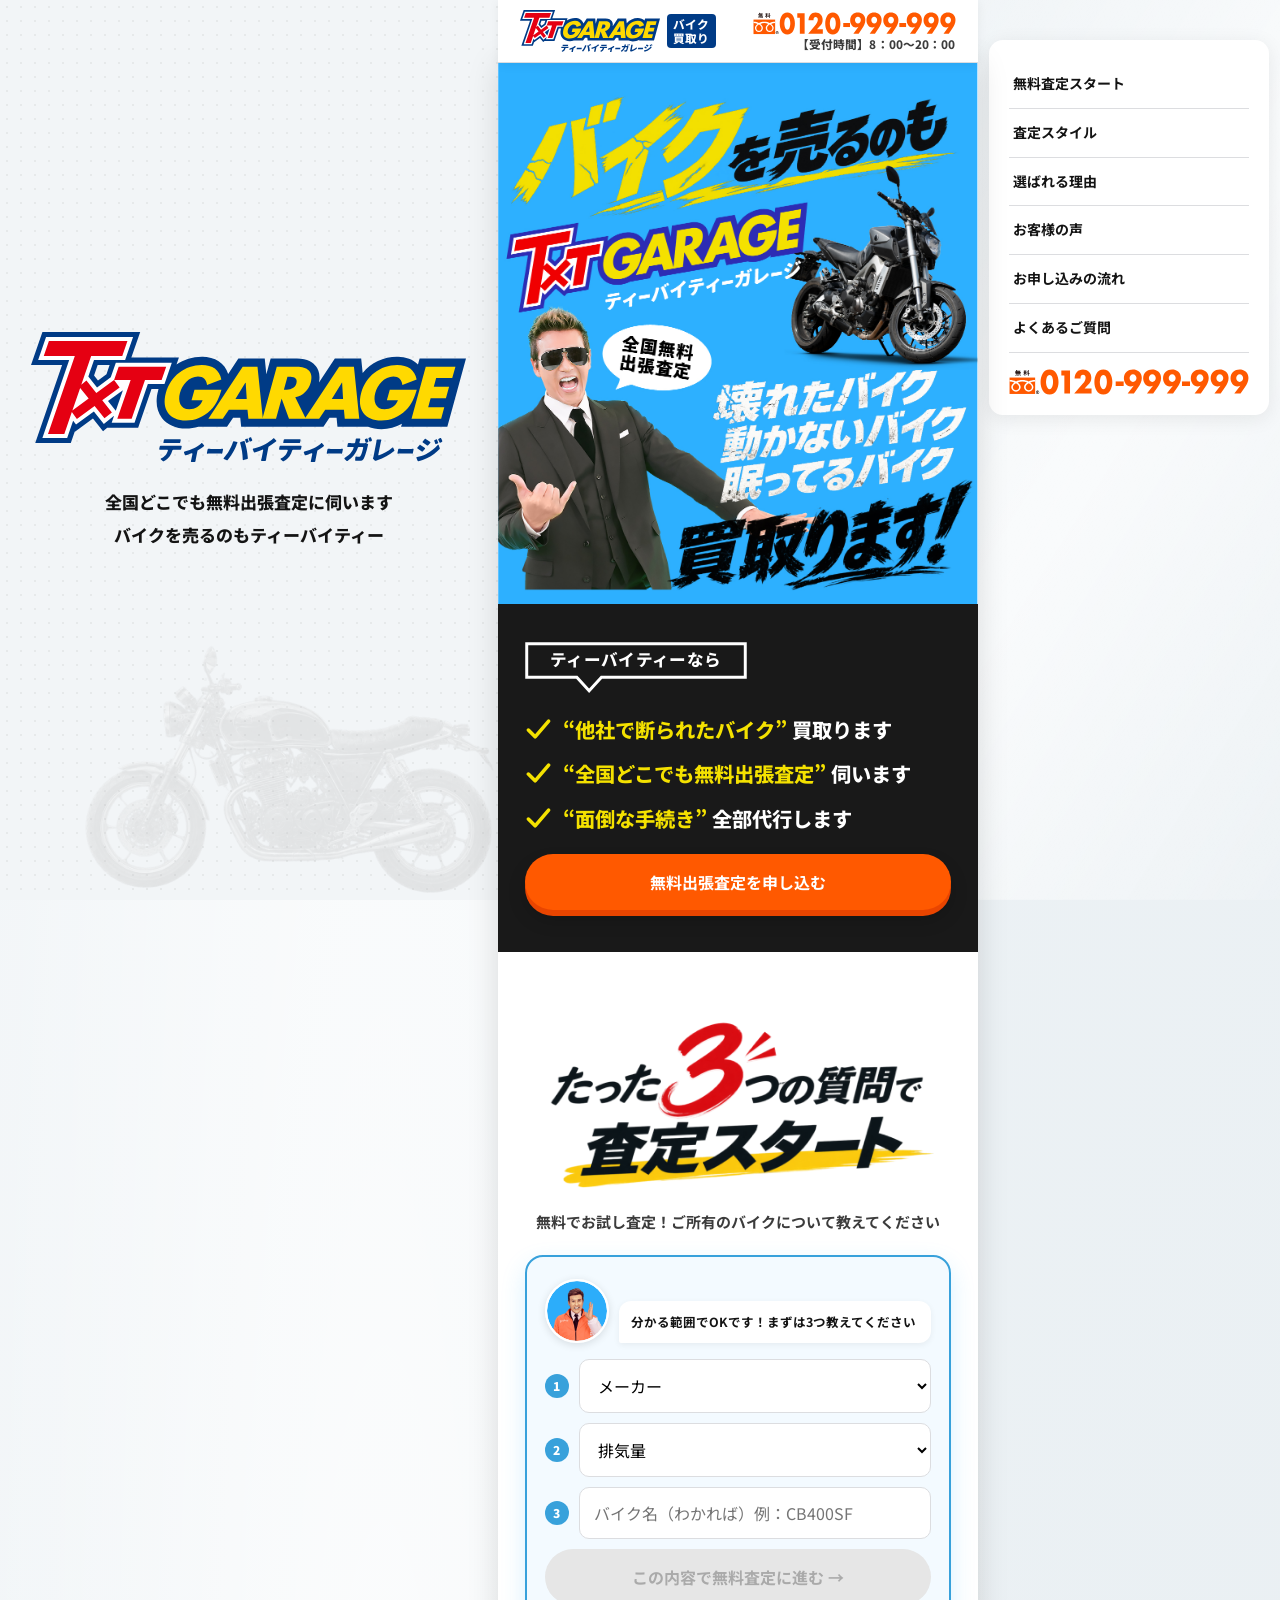
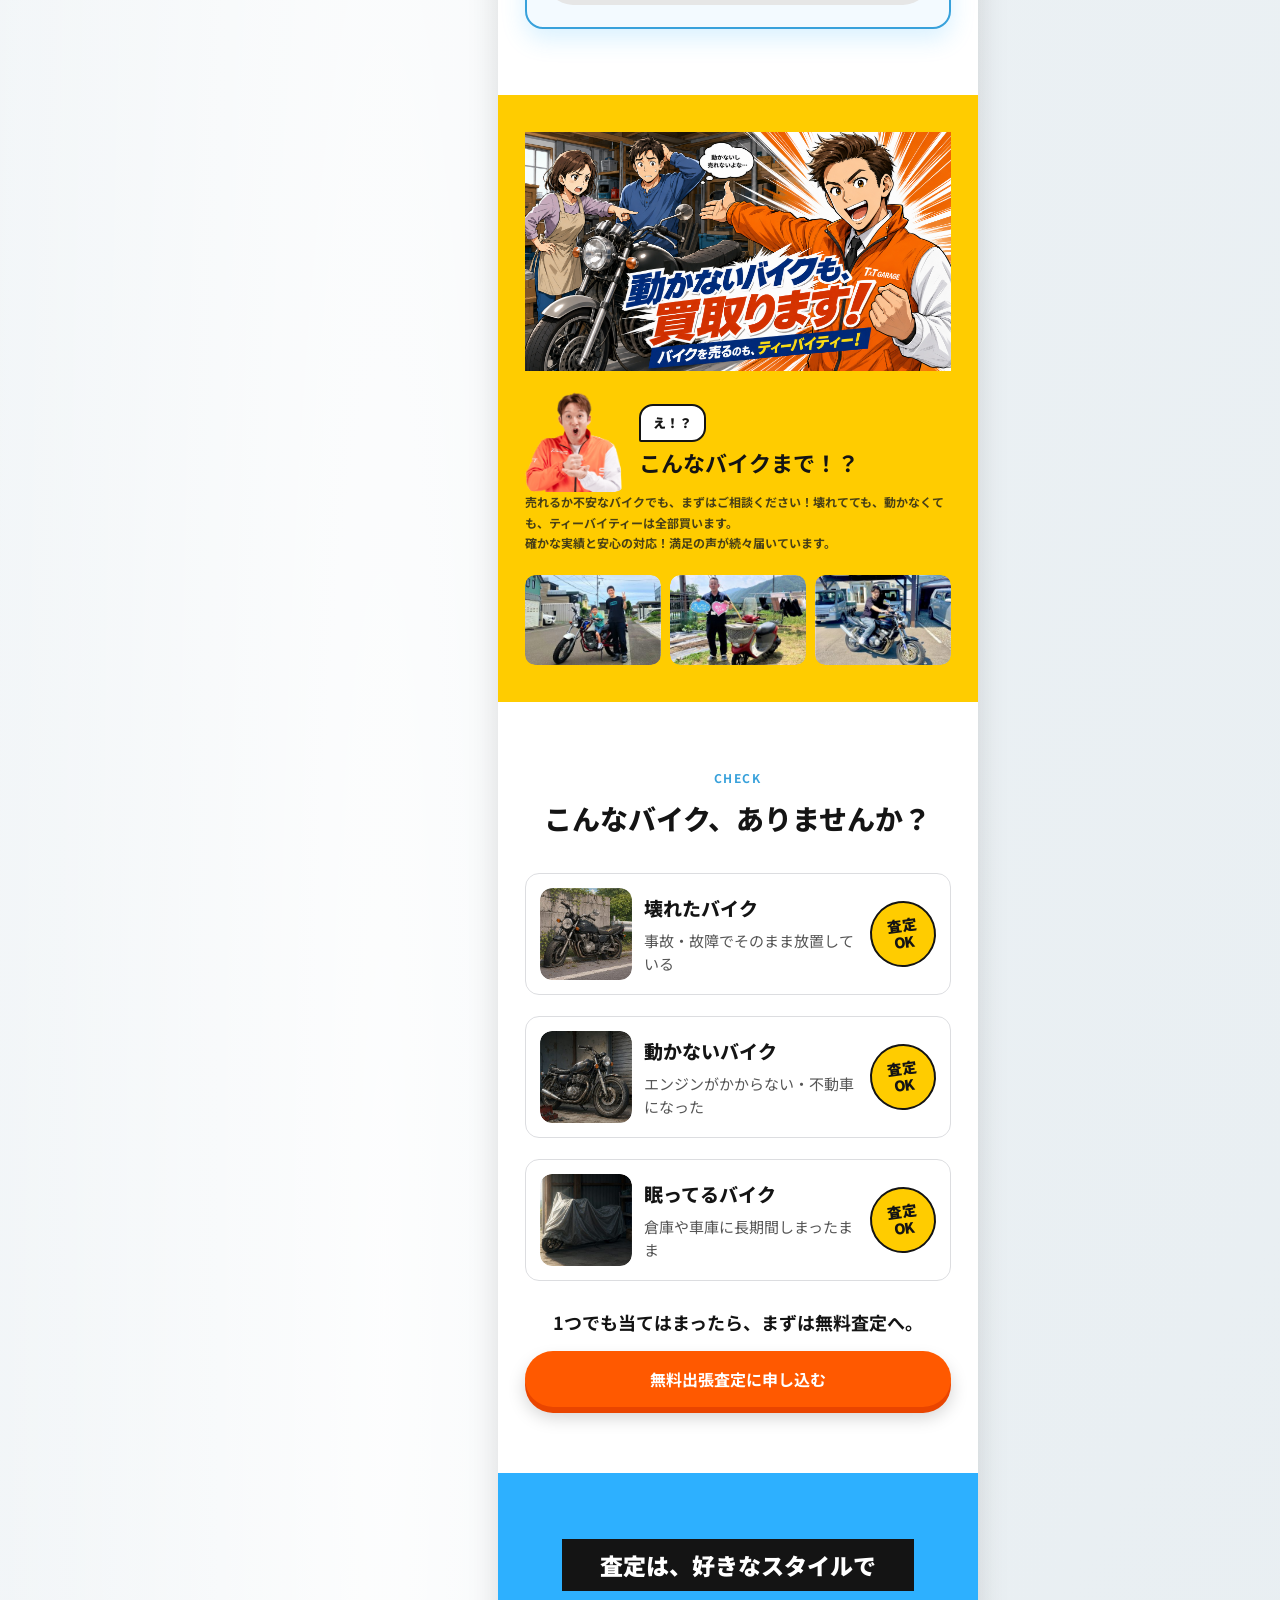
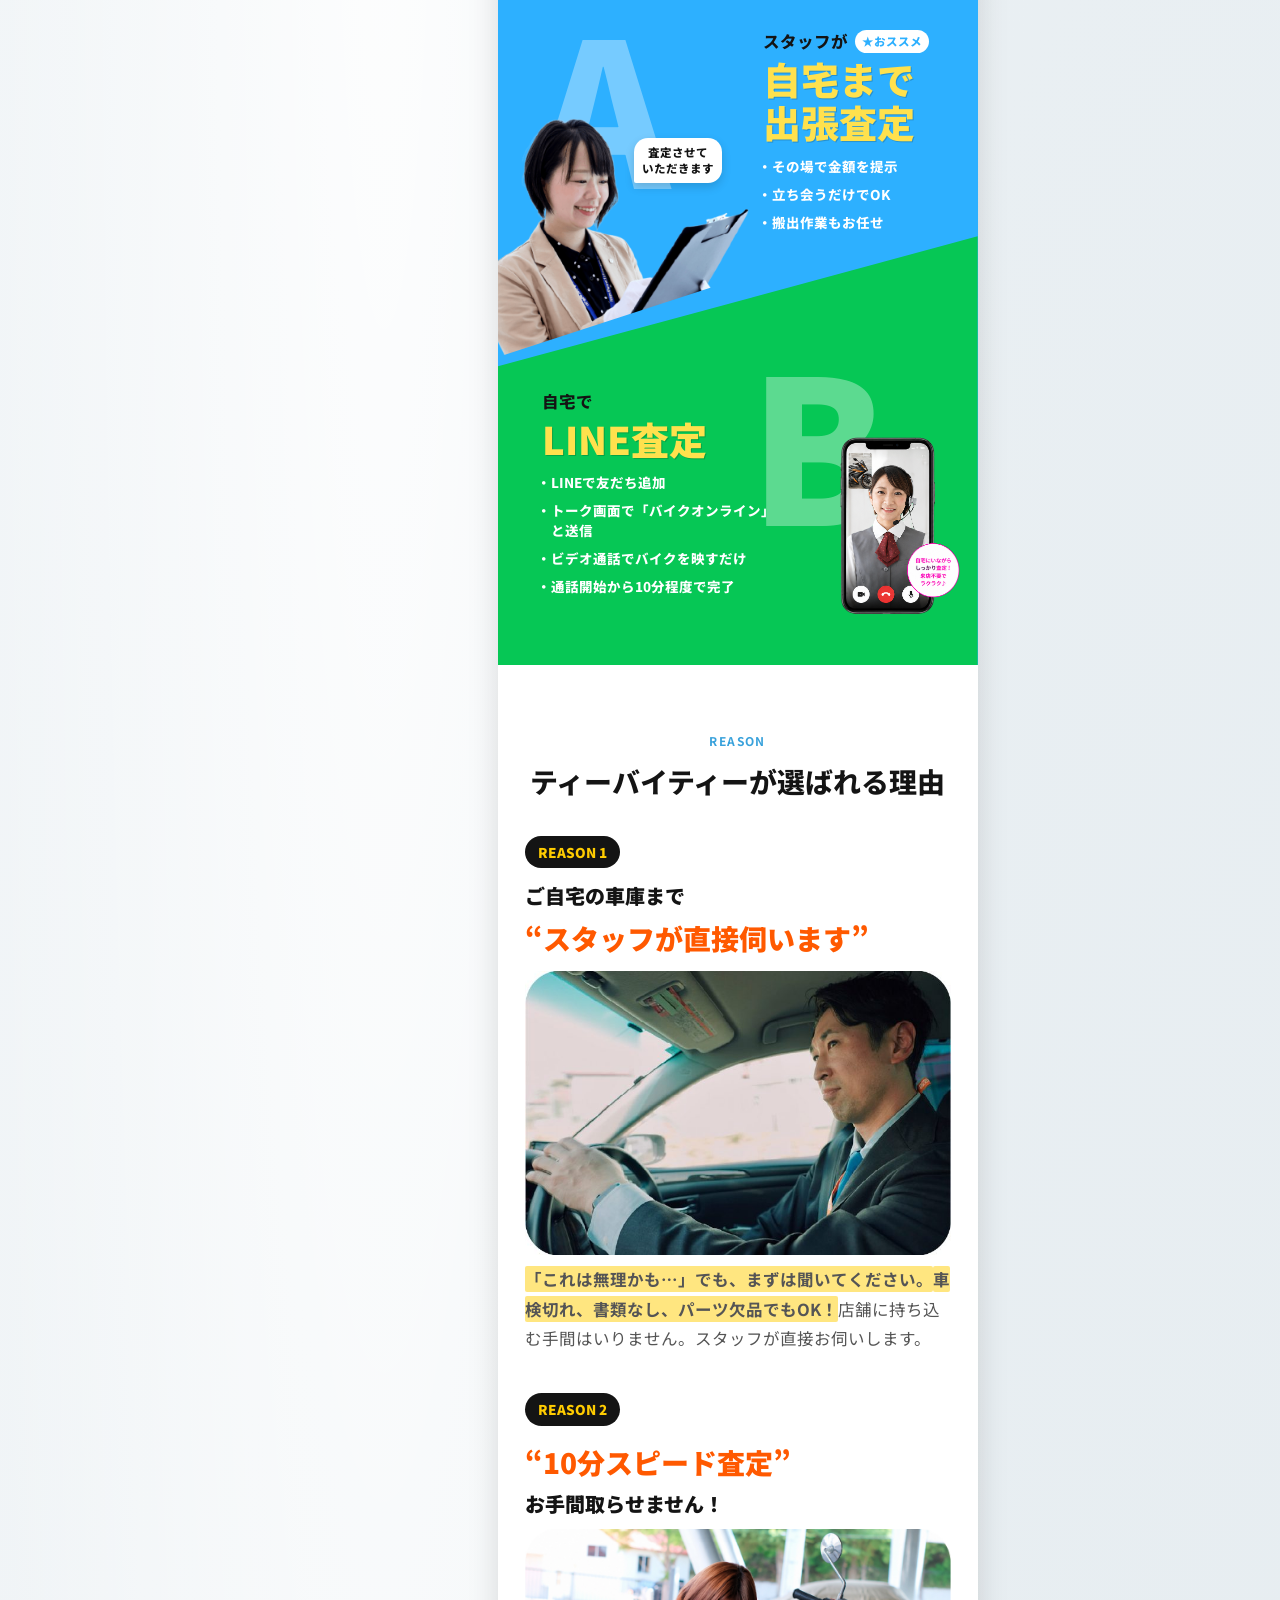
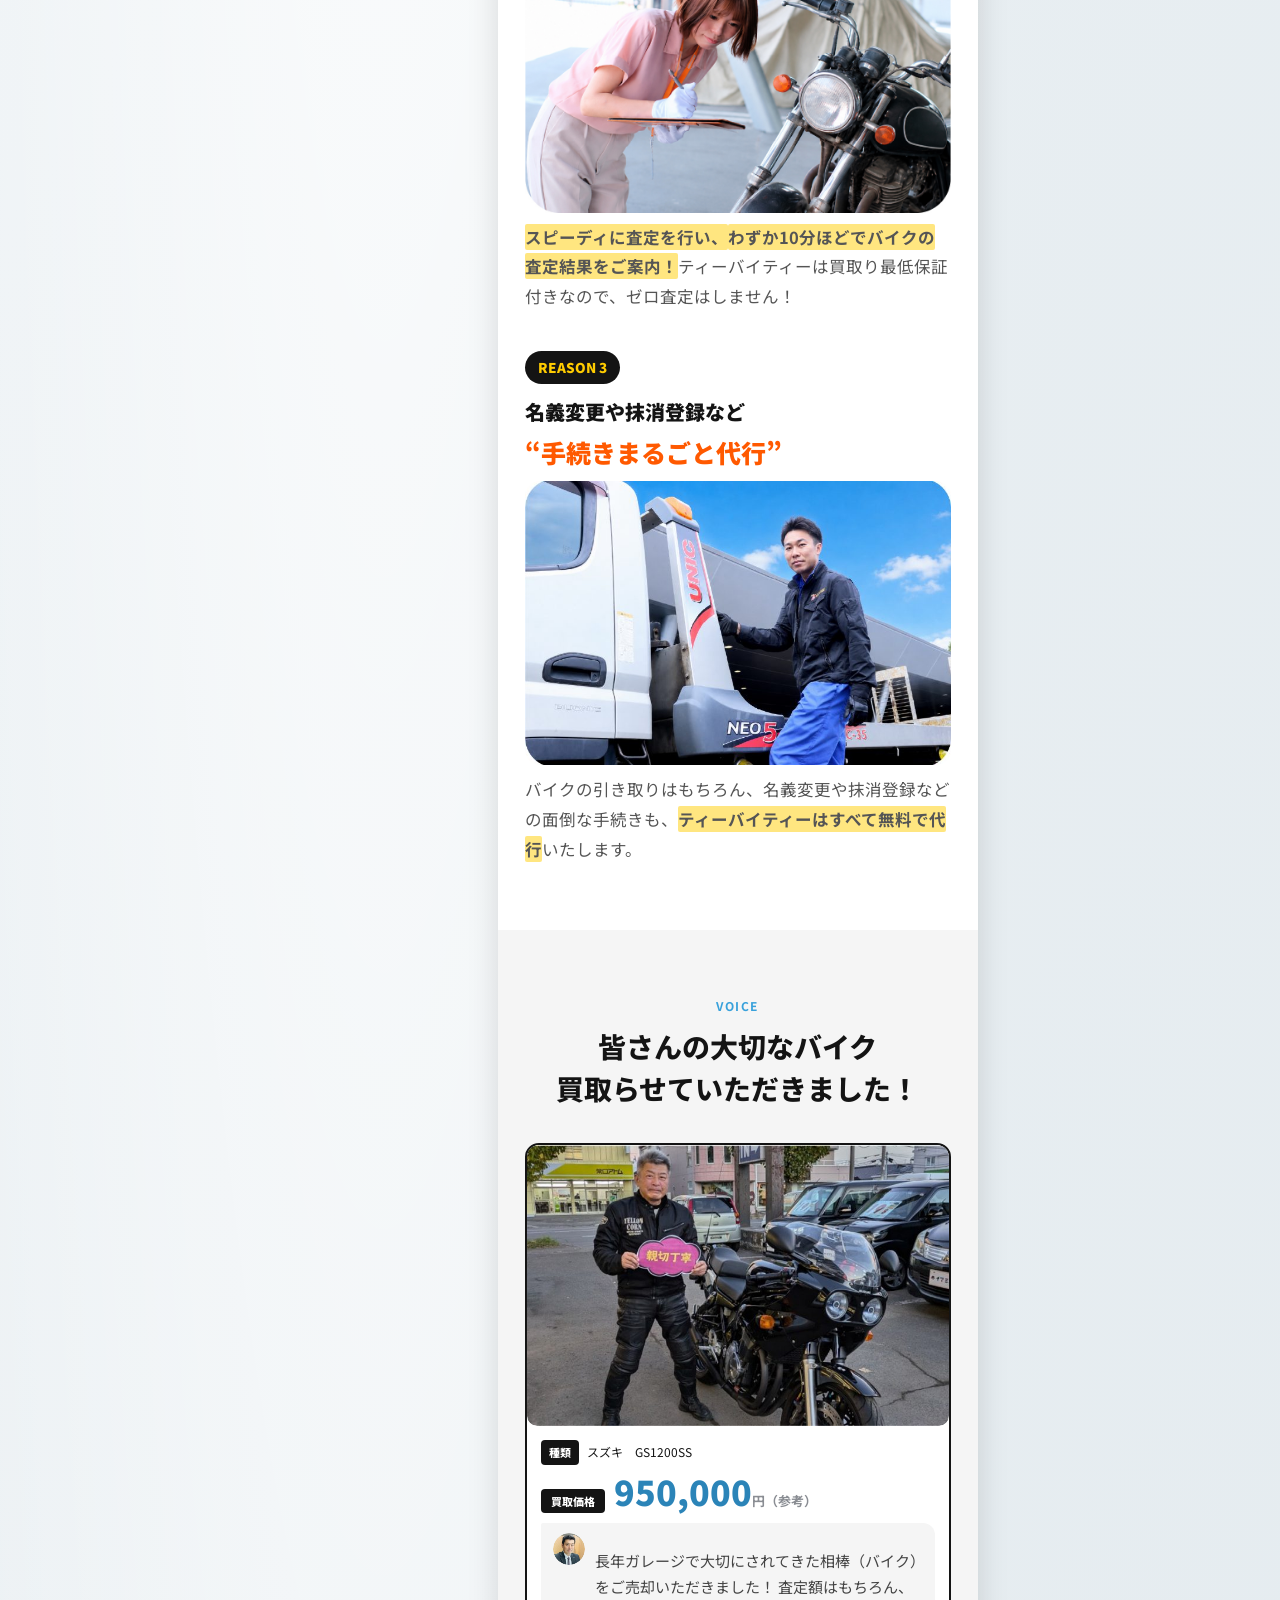
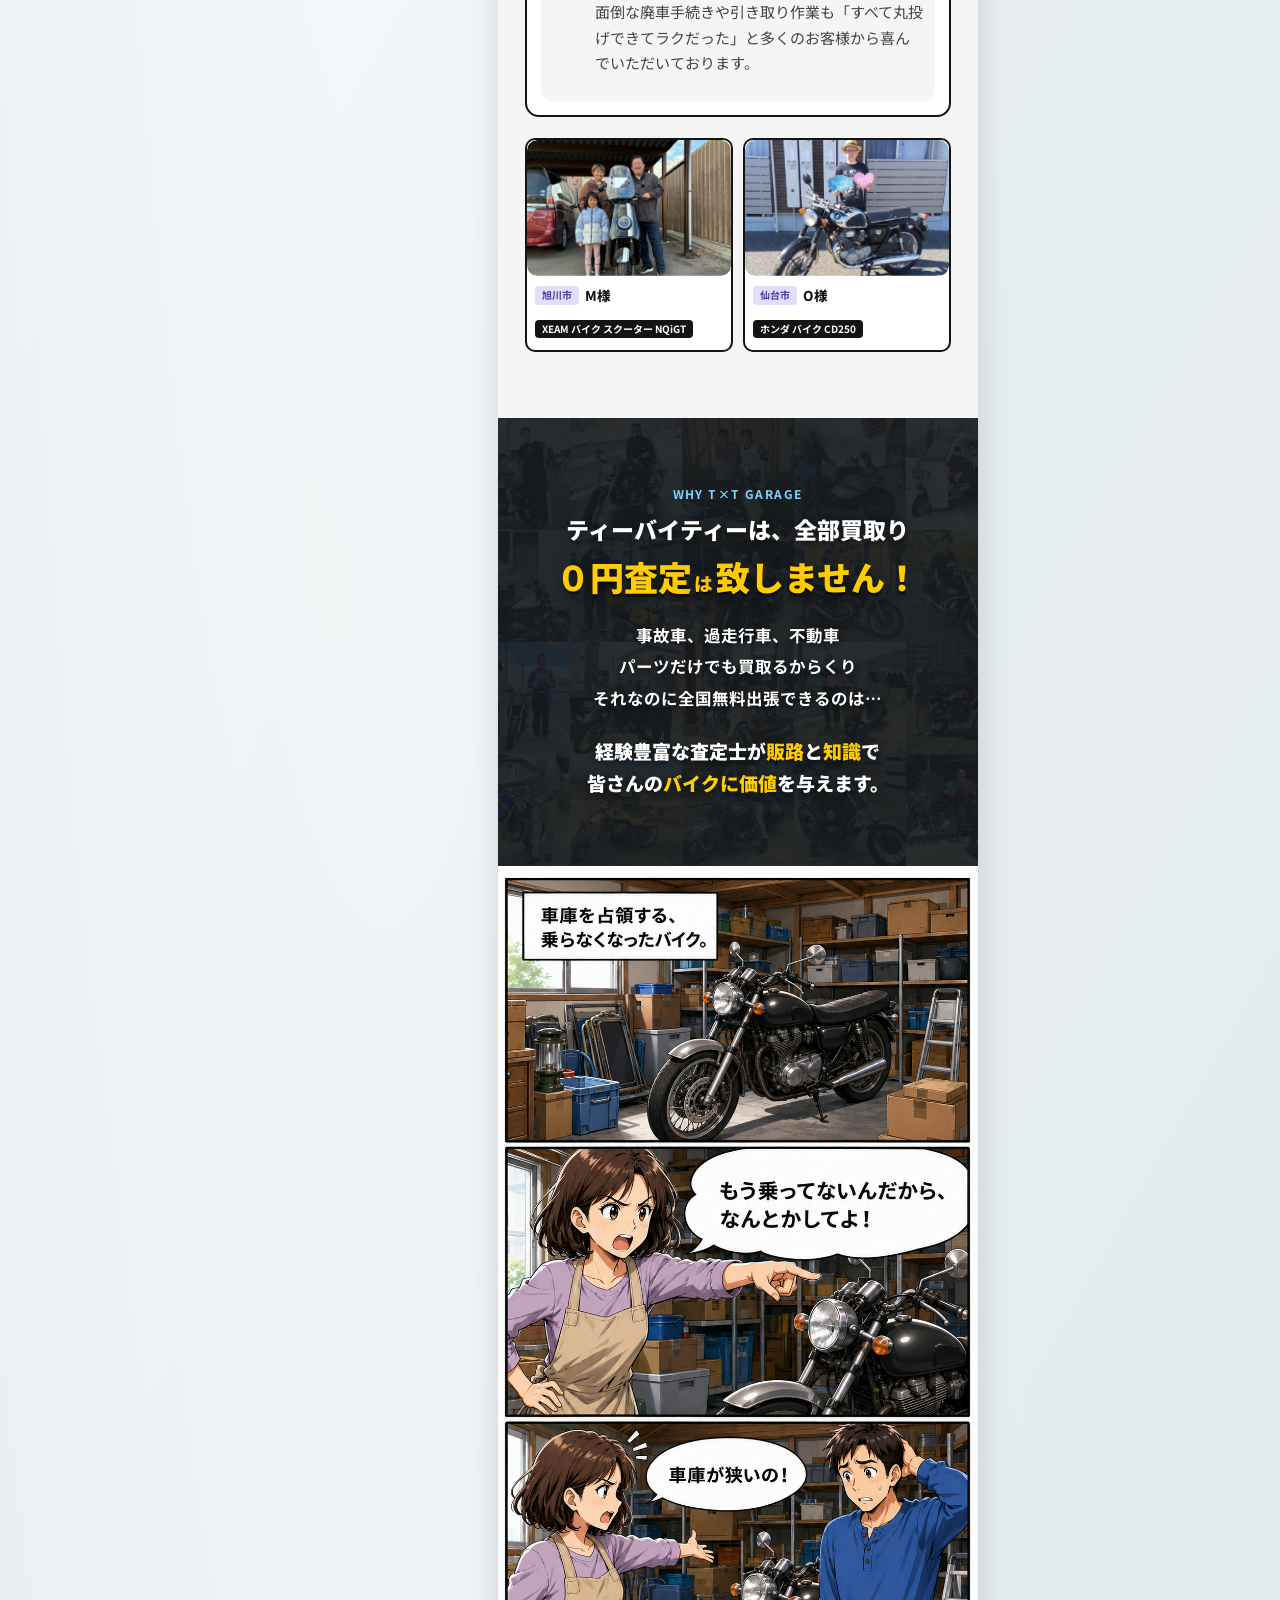
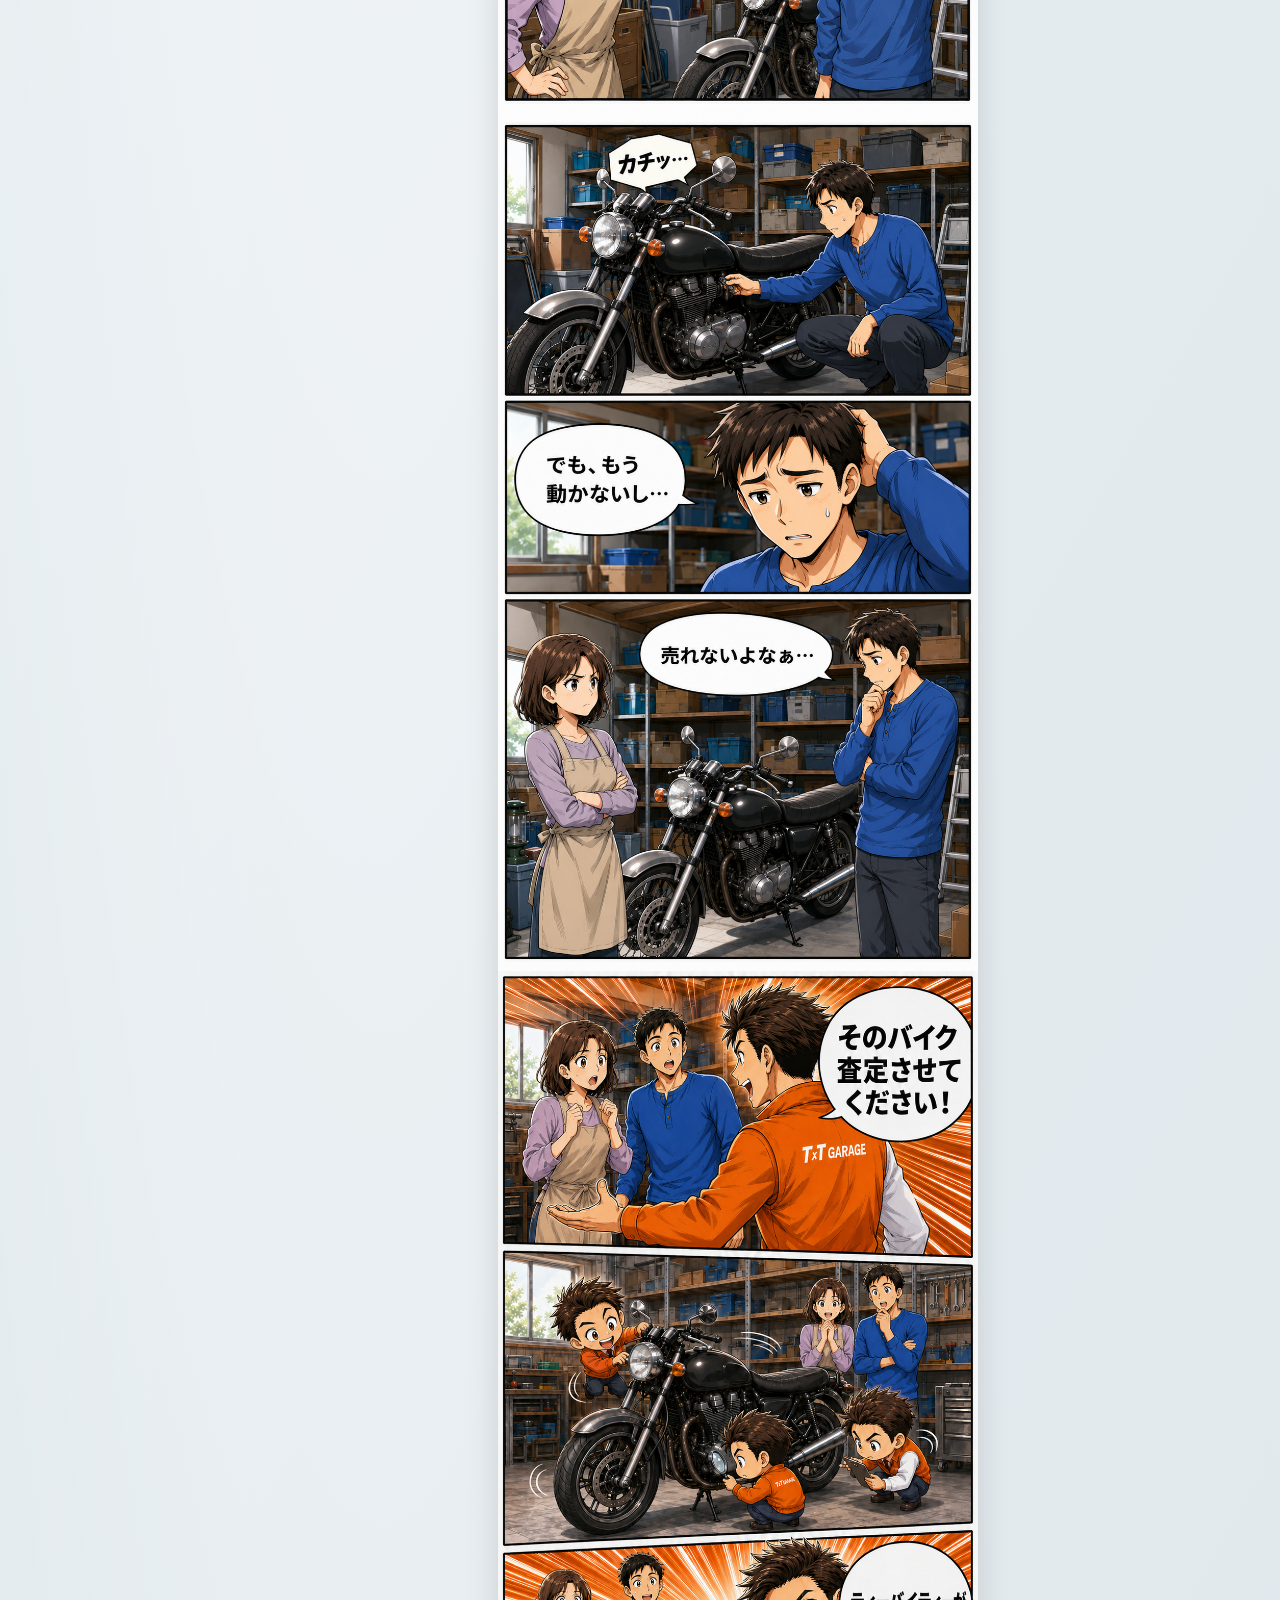
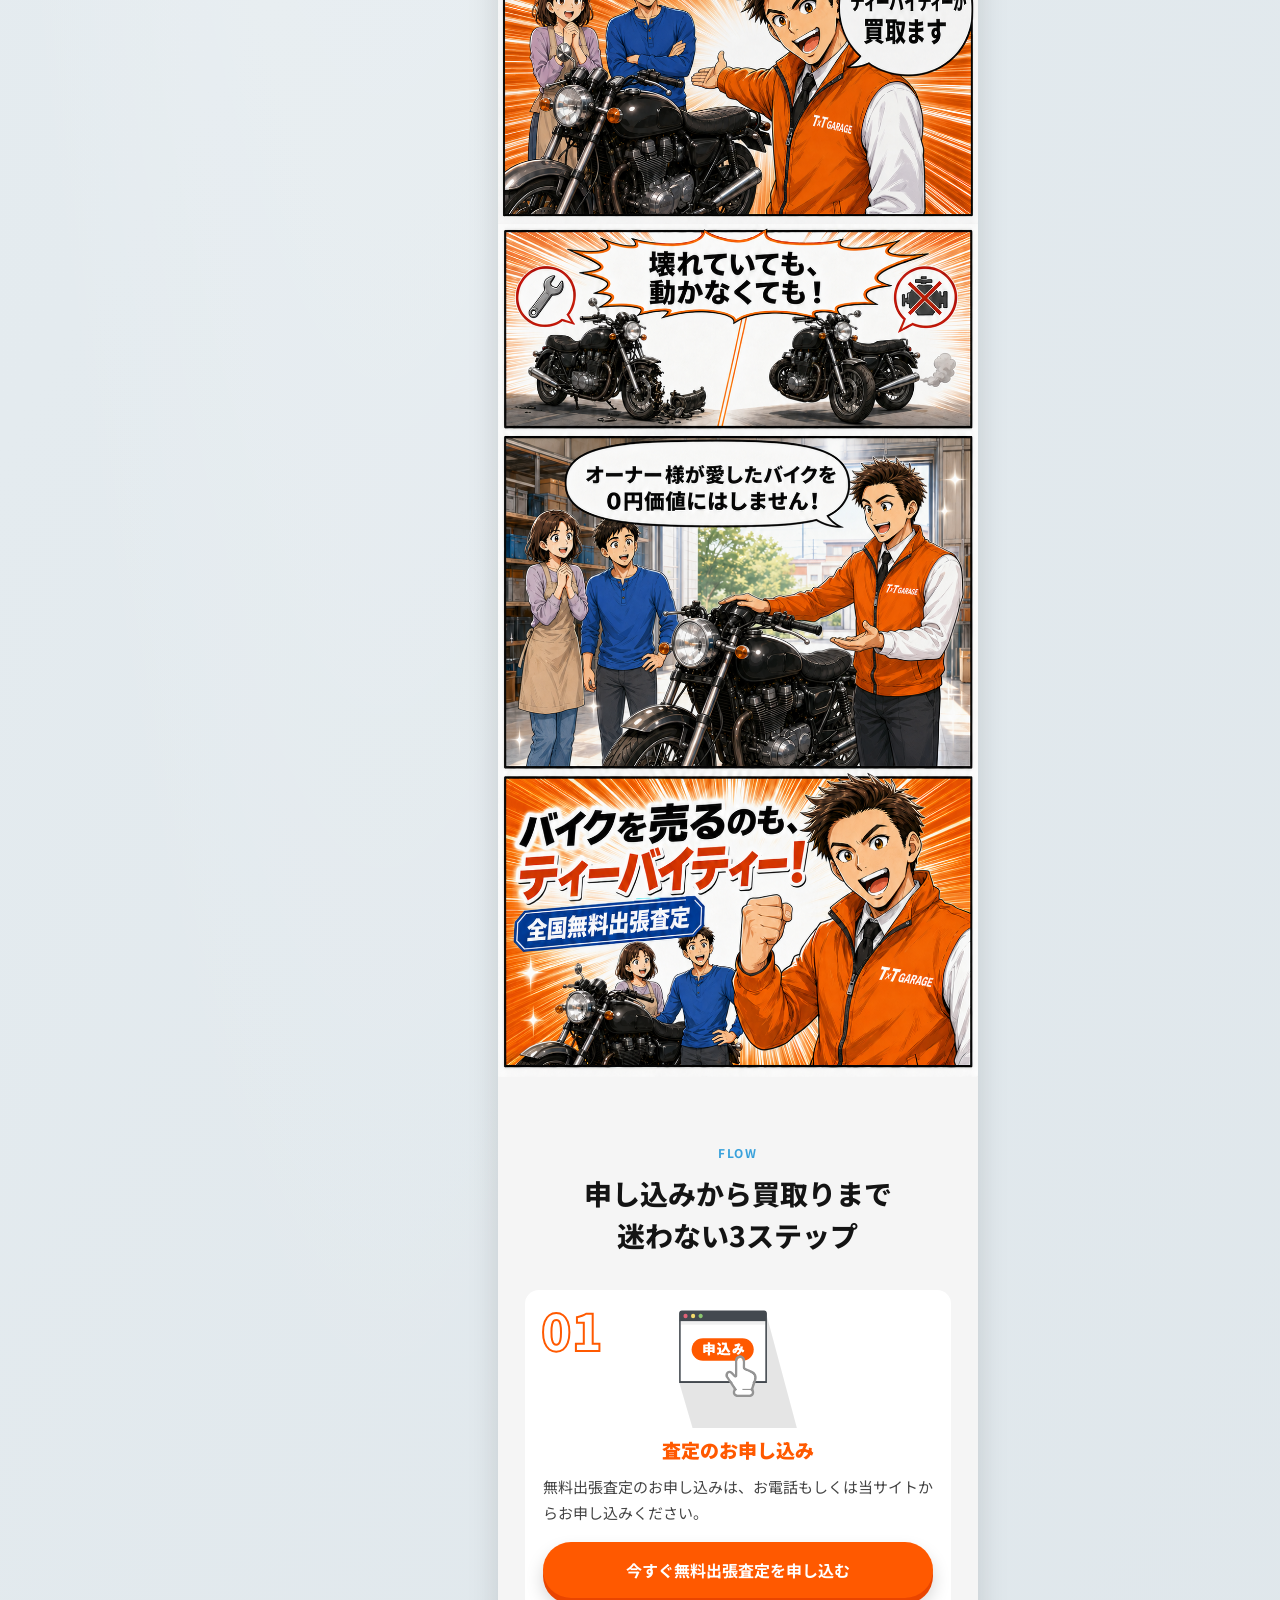
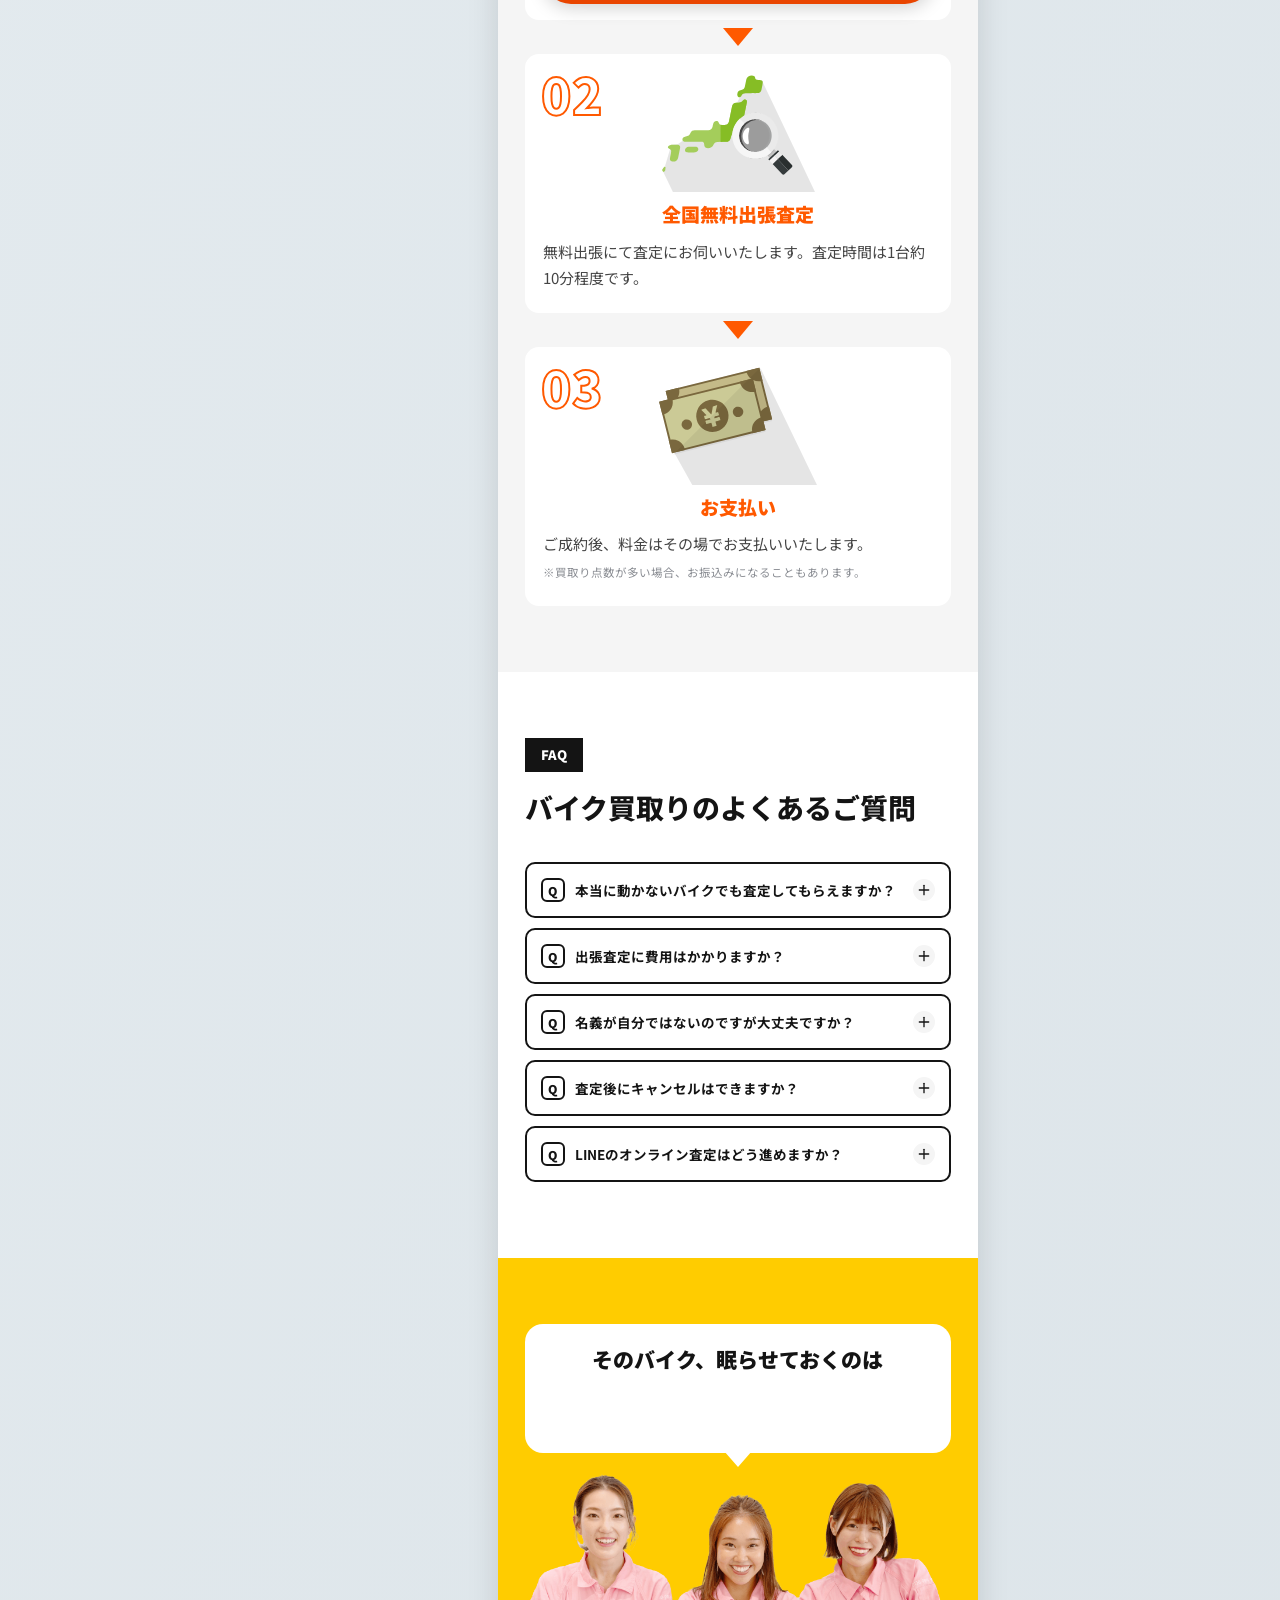
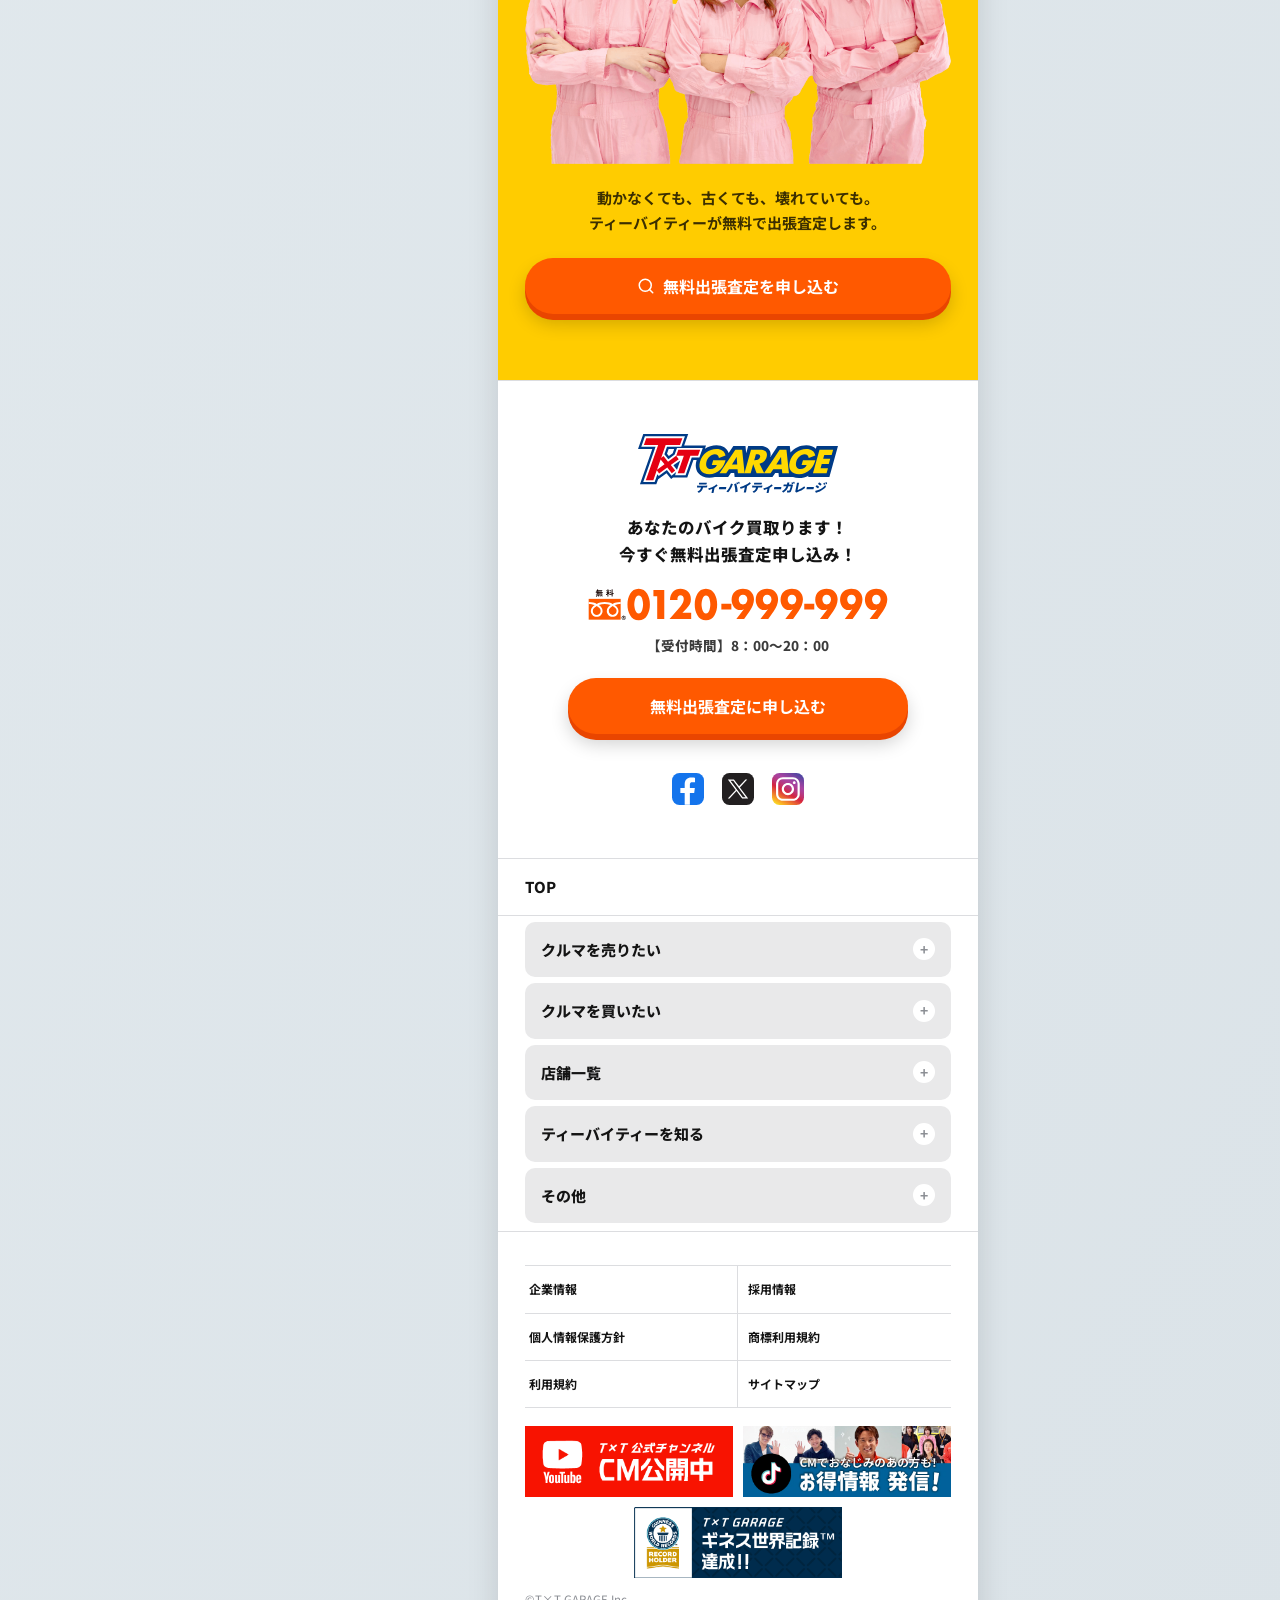
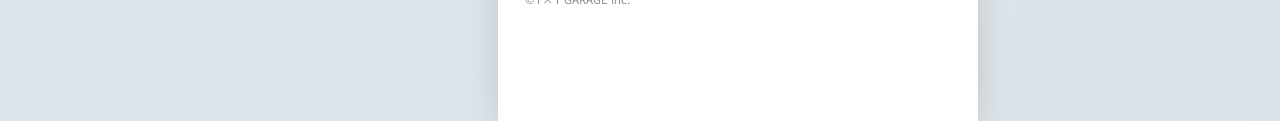
<file: index.html>
<!DOCTYPE html>
<html lang="ja">
<head>
<meta charset="UTF-8">
<meta name="viewport" content="width=device-width, initial-scale=1.0">
<title>バイク買取 ティーバイティーガレージ｜動かなくても、壊れていても無料出張査定</title>
<meta name="description" content="故障車・不動車・倉庫に眠ったバイクもOK。ティーバイティーガレージの無料出張査定で、あなたのバイクの価値をチェック。">
<!-- 広告経由のLPのため、現時点では検索結果には出さない運用 -->
<meta name="robots" content="noindex, nofollow">

<link rel="shortcut icon" href="img/favicon.ico">

<!-- 端末ごとに入っている日本語フォントが違うと太さがバラつくため、
     Noto Sans JP を直接配信して全端末で同じ見た目にする -->
<link rel="preconnect" href="https://fonts.googleapis.com">
<link rel="preconnect" href="https://fonts.gstatic.com" crossorigin>
<link href="https://fonts.googleapis.com/css2?family=Noto+Sans+JP:wght@400;700;800;900&display=swap" rel="stylesheet">

<link rel="stylesheet" href="css/style.css">
</head>
<body>

<!-- =========================================================
     アイコン定義（シルエットSVG／絵文字不使用）
========================================================= -->
<svg width="0" height="0" style="position:absolute">
  <defs>
    <symbol id="ic-phone" viewBox="0 0 24 24"><path d="M22 16.92v3a2 2 0 0 1-2.18 2 19.79 19.79 0 0 1-8.63-3.07 19.5 19.5 0 0 1-6-6 19.79 19.79 0 0 1-3.07-8.67A2 2 0 0 1 4.11 2h3a2 2 0 0 1 2 1.72c.13.96.36 1.9.7 2.81a2 2 0 0 1-.45 2.11L8.09 9.91a16 16 0 0 0 6 6l1.27-1.27a2 2 0 0 1 2.11-.45c.91.34 1.85.57 2.81.7A2 2 0 0 1 22 16.92z"/></symbol>
    <symbol id="ic-chat" viewBox="0 0 24 24"><path d="M21 15a2 2 0 0 1-2 2H7l-4 4V5a2 2 0 0 1 2-2h14a2 2 0 0 1 2 2z"/></symbol>
    <symbol id="ic-search" viewBox="0 0 24 24"><circle cx="11" cy="11" r="8"/><line x1="21" y1="21" x2="16.65" y2="16.65"/></symbol>
    <symbol id="ic-check" viewBox="0 0 24 24"><polyline points="20 6 9 17 4 12"/></symbol>
    <symbol id="ic-wrench" viewBox="0 0 24 24"><path d="M14.7 6.3a1 1 0 0 0 0 1.4l1.6 1.6a1 1 0 0 0 1.4 0l3.77-3.77a6 6 0 0 1-7.94 7.94l-6.91 6.91a2.12 2.12 0 0 1-3-3l6.91-6.91a6 6 0 0 1 7.94-7.94z"/></symbol>
    <symbol id="ic-alert" viewBox="0 0 24 24"><path d="M10.29 3.86 1.82 18a2 2 0 0 0 1.71 3h16.94a2 2 0 0 0 1.71-3L13.71 3.86a2 2 0 0 0-3.42 0z"/><line x1="12" y1="9" x2="12" y2="13"/><circle cx="12" cy="17" r="0.6" fill="currentColor" stroke="none"/></symbol>
    <symbol id="ic-moon" viewBox="0 0 24 24"><path d="M21 12.79A9 9 0 1 1 11.21 3 7 7 0 0 0 21 12.79z"/></symbol>
    <symbol id="ic-close" viewBox="0 0 24 24"><line x1="18" y1="6" x2="6" y2="18"/><line x1="6" y1="6" x2="18" y2="18"/></symbol>
    <symbol id="ic-star" viewBox="0 0 24 24"><polygon points="12 2 15.09 8.26 22 9.27 17 14.14 18.18 21.02 12 17.77 5.82 21.02 7 14.14 2 9.27 8.91 8.26 12 2"/></symbol>
    <symbol id="ic-plus" viewBox="0 0 24 24"><line x1="12" y1="5" x2="12" y2="19"/><line x1="5" y1="12" x2="19" y2="12"/></symbol>
    <symbol id="ic-photo" viewBox="0 0 24 24"><rect x="3" y="3" width="18" height="18" rx="2"/><circle cx="8.5" cy="8.5" r="1.5"/><path d="M21 15l-5-5L5 21"/></symbol>
    <symbol id="ic-user" viewBox="0 0 24 24"><circle cx="12" cy="8" r="4"/><path d="M4 21a8 8 0 0 1 16 0"/></symbol>
    <symbol id="ic-shield" viewBox="0 0 24 24"><path d="M12 2 4 5v6c0 5 3.4 8.7 8 11 4.6-2.3 8-6 8-11V5z"/></symbol>
    <symbol id="ic-truck" viewBox="0 0 24 24"><rect x="1" y="6" width="14" height="11" rx="1"/><path d="M15 10h4l3 3v4h-7z"/><circle cx="6" cy="19" r="1.6" fill="currentColor" stroke="none"/><circle cx="17.5" cy="19" r="1.6" fill="currentColor" stroke="none"/></symbol>
    <symbol id="ic-doc" viewBox="0 0 24 24"><path d="M14 2H6a2 2 0 0 0-2 2v16a2 2 0 0 0 2 2h12a2 2 0 0 0 2-2V8z"/><polyline points="14 2 14 8 20 8"/></symbol>
    <symbol id="ic-store" viewBox="0 0 24 24"><path d="M3 9l1-5h16l1 5"/><path d="M3 9a2 2 0 0 0 4 0 2 2 0 0 0 4 0 2 2 0 0 0 4 0 2 2 0 0 0 4 0"/><path d="M4 9v10h16V9"/></symbol>
    <symbol id="ic-award" viewBox="0 0 24 24"><circle cx="12" cy="8" r="6"/><path d="M9 13.5 7 22l5-3 5 3-2-8.5"/></symbol>
    <symbol id="ic-play" viewBox="0 0 24 24"><polygon points="9 6 19 12 9 18" fill="currentColor" stroke="none"/></symbol>
  </defs>
</svg>

<!-- ============================================================ -->
<!-- 共通ヘッダー：LP／フォームどちらの画面でも同じものを常時表示する。
     以前は #view-form 側に別デザインの .form-header を持たせていたため、
     フォームに進むとヘッダーが差し替わって見えていた。
     view-lp / view-form の外に置き、どちらの表示状態でも隠さない。 -->
<!-- ============================================================ -->
<!-- PCの広い画面（1100px〜）だけ、参考サイト（takaone.jp/media/）風に
     左：大きいロゴの装飾パネル／中央：LP本体／右：目次パネル、の3カラムにする。
     スマホでは.pc-left/.pc-rightは非表示になり、レイアウトへの影響はない。 -->
<div class="pc-left">
  <div class="pc-left-inner">
    <img class="pc-left-logo" src="img/logo.svg" alt="ティーバイティーガレージ">
    <p class="pc-left-tagline">全国どこでも無料出張査定に伺います<br>バイクを売るのもティーバイティー</p>
  </div>
</div>
<div class="lp-main">
<header class="site-header">
  <div class="header-inner">
    <a class="logo-mark" href="./" onclick="return goTop()">
      <img class="logo-img" src="img/logo.svg" alt="ティーバイティーガレージ">
      <span class="logo-sub">バイク<br>買取り</span>
    </a>
    <div class="header-cta">
      <a class="tel-btn" href="tel:0120999999">
        <img class="tel-img" src="img/tel.svg" alt="フリーダイヤル 0120-999-999" width="326" height="36">
        <span class="tel-hours">【受付時間】8：00〜20：00</span>
      </a>
    </div>
  </div>
</header>

<!-- ============================================================ -->
<!-- 0. メインLPビュー -->
<!-- ============================================================ -->
<div id="view-lp">

  <!-- ヒーロー：ファーストビューは1枚の写真に集約 -->
  <section class="hero">
    <!-- ファーストビューはキービジュアル1枚に集約。
         キャッチコピー・バイクの状態・CTAの誘導帯まで画像に含まれているため、
         HTML側で文字を重ねると二重になる。
         ただし h1 は SEO とスクリーンリーダー用に .sr-only で残す。 -->
    <h1 class="sr-only">壊れたバイク・動かないバイク・眠ってるバイク、買取ります｜ティーバイティーガレージの全国無料出張査定</h1>
    <div class="hero-photo">
      <!-- ★キービジュアル：img/hero2.jpg（960×1081） -->
      <img class="hero-key" src="img/hero2.jpg" width="960" height="1081"
           fetchpriority="high" decoding="async"
           alt="バイクを売るのもティーバイティーガレージ。壊れたバイク・動かないバイク・眠ってるバイク、買取ります"
           onerror="this.remove()"
           onload="var n=this.parentNode.querySelector('.hero-photo-note'); if(n) n.remove();">
      <div class="hero-photo-note">
        <svg class="icon"><use href="#ic-photo"/></svg>
        <span>img/hero2.jpg</span>
        <span style="opacity:.7;">を置くとここに表示されます</span>
      </div>
    </div>

    <!-- キービジュアル直下の訴求ブロック（アセット8の黒帯部分をHTML化）
         画像に焼き込まず組むことで、文言修正・テキスト検索・読み上げに対応できる。
         LINEボタンは画面下部の追従CTAに常時あるため、ここは申し込みの1本に絞る。 -->
    <div class="hero-points">
      <div class="wrap">
        <div class="hp-label">
          <svg class="hp-label-frame" viewBox="0 0 180 42" preserveAspectRatio="none" aria-hidden="true" focusable="false">
            <path d="M1.4 1.4 H178.6 V28.6 H62 L52 39.6 L42 28.6 H1.4 Z" fill="none" stroke="#fff" stroke-width="2.4" stroke-linejoin="miter"/>
          </svg>
          <span>ティーバイティーなら</span>
        </div>

        <ul class="hp-list">
          <li>
            <svg class="hp-check" viewBox="0 0 24 24" aria-hidden="true" focusable="false"><polyline points="3 12.5 9 18.5 21 4.5"/></svg>
            <span><em>&ldquo;他社で断られたバイク&rdquo;</em> 買取ります</span>
          </li>
          <li>
            <svg class="hp-check" viewBox="0 0 24 24" aria-hidden="true" focusable="false"><polyline points="3 12.5 9 18.5 21 4.5"/></svg>
            <span><em>&ldquo;全国どこでも無料出張査定&rdquo;</em> 伺います</span>
          </li>
          <li>
            <svg class="hp-check" viewBox="0 0 24 24" aria-hidden="true" focusable="false"><polyline points="3 12.5 9 18.5 21 4.5"/></svg>
            <span><em>&ldquo;面倒な手続き&rdquo;</em> 全部代行します</span>
          </li>
        </ul>

        <button class="btn btn-primary hp-cta" onclick="scrollToQuiz()">無料出張査定を申し込む</button>
      </div>
    </div>

  </section>

  <!-- ============================================================ -->
  <!-- 3項目ミニ査定：ヒーローから切り離し、白背景の独立セクションに。
       枠内は水色パネルで色を持たせ、見出しはスクロールでポップイン。 -->
  <!-- ============================================================ -->
  <section class="section quiz-section" id="sec-quiz">
    <div class="wrap">
      <!-- 見出しは画像2枚を同じ座標で重ねた構成。
           question_2.png ＝ 赤い「3」の部分だけ透明に抜いた本体、
           question_3.png ＝ その「3」だけを切り出したもの（同じキャンバスサイズ）。
           重ねると元のロゴになり、「3」だけを別レイヤーとして
           スクロール時にポンと弾ませて出せる。
           画像だけだと読み上げに残らないため、見出しはsr-onlyで別途用意する。 -->
      <h2 class="sr-only">たった3つの質問で査定スタート</h2>
      <div class="quiz-lead-wrap">
        <img class="quiz-lead-base" src="img/question_2.png" width="1933" height="814" alt="" aria-hidden="true">
        <img class="quiz-lead-3 punch-anim" src="img/question_3.png" width="1933" height="814" alt="" aria-hidden="true">
      </div>
      <div class="quiz-sub-row fade-anim">
        <p class="quiz-sub">無料でお試し査定！ご所有のバイクについて教えてください</p>
      </div>

      <div class="quiz-panel">
        <div class="quiz-body">
          <div class="quiz-mascot placeholder-img"><img src="img/shinjo01.png" width="192" height="192" alt="ティーバイティーガレージの査定スタッフ" loading="lazy" onerror="this.remove()"><svg class="icon"><use href="#ic-user"/></svg></div>
          <div class="quiz-bubble">分かる範囲でOKです！まずは3つ教えてください</div>
        </div>

        <div class="quiz-field-row">
          <span class="quiz-field-num">1</span>
          <select id="hero-maker">
            <option value="">メーカー</option>
            <option value="honda">ホンダ</option>
            <option value="yamaha">ヤマハ</option>
            <option value="suzuki">スズキ</option>
            <option value="kawasaki">カワサキ</option>
            <option value="other">その他・輸入車</option>
            <option value="unknown">わからない</option>
          </select>
        </div>
        <div class="quiz-field-row">
          <span class="quiz-field-num">2</span>
          <select id="hero-displacement">
            <option value="">排気量</option>
            <option value="〜125cc">〜125cc</option>
            <option value="126〜250cc">126〜250cc</option>
            <option value="251〜400cc">251〜400cc</option>
            <option value="401cc〜">401cc〜</option>
            <option value="わからない">わからない</option>
          </select>
        </div>
        <div class="quiz-field-row">
          <span class="quiz-field-num">3</span>
          <input type="text" id="hero-model" placeholder="バイク名（わかれば）例：CB400SF">
        </div>

        <button class="btn btn-primary" id="hero-quiz-next" onclick="heroStartAssessment()" disabled>この内容で無料査定に進む →</button>
      </div>
    </div>
  </section>

  <!-- リアクション演出：ティーバイティーらしいノリ -->
  <section class="reaction-strip">
    <div class="wrap">
      <img src="img/section3.png" alt="" class="reaction-section-img" loading="lazy">
      <div class="reaction-inner">
        <div class="reaction-avatar placeholder-img"><img src="img/sugiya02.png" width="192" height="192" alt="ティーバイティーガレージのスタッフ" loading="lazy" onerror="this.remove()"><svg class="icon"><use href="#ic-user"/></svg></div>
        <div>
          <div class="reaction-bubble">え！？</div>
          <h3>こんなバイクまで！？</h3>
        </div>
      </div>
      <p>売れるか不安なバイクでも、まずはご相談ください！壊れてても、動かなくても、ティーバイティーは全部買います。</p>
      <p class="reaction-lead">確かな実績と安心の対応！満足の声が続々届いています。</p>
      <div class="reaction-photorow">
        <div class="placeholder-img"><img src="img/1_FTR223.jpg" width="360" height="240" alt="買取させていただいたホンダ FTR223 とお客様" loading="lazy" onerror="this.remove()"><svg class="icon"><use href="#ic-photo"/></svg></div>
        <div class="placeholder-img"><img src="img/2_LET.jpg" width="360" height="240" alt="買取させていただいたスズキのスクーター LET とお客様" loading="lazy" onerror="this.remove()"><svg class="icon"><use href="#ic-photo"/></svg></div>
        <div class="placeholder-img"><img src="img/3_CB400.jpg" width="360" height="240" alt="買取させていただいたホンダ CB400 とお客様" loading="lazy" onerror="this.remove()"><svg class="icon"><use href="#ic-photo"/></svg></div>
      </div>
    </div>
  </section>

  <section class="section">
    <div class="wrap">
      <div class="eyebrow">CHECK</div>
      <h2 class="h-title">こんなバイク、ありませんか？</h2>
      <div class="check-grid">
        <div class="check-card">
          <div class="check-photo placeholder-img"><img src="img/bike1.jpg" width="320" height="320" alt="事故や故障で放置された、傷んだ状態のバイク" loading="lazy" onerror="this.remove()"><svg class="icon"><use href="#ic-wrench"/></svg></div>
          <div>
            <h3>壊れたバイク</h3>
            <p>事故・故障でそのまま放置している</p>
          </div>
          <div class="check-ok">査定<br>OK</div>
        </div>
        <div class="check-card">
          <div class="check-photo placeholder-img"><img src="img/bike2.jpg" width="320" height="320" alt="ガレージに置かれたまま動かなくなったバイク" loading="lazy" onerror="this.remove()"><svg class="icon"><use href="#ic-alert"/></svg></div>
          <div>
            <h3>動かないバイク</h3>
            <p>エンジンがかからない・不動車になった</p>
          </div>
          <div class="check-ok">査定<br>OK</div>
        </div>
        <div class="check-card">
          <div class="check-photo placeholder-img"><img src="img/bike3.jpg" width="320" height="320" alt="カバーを掛けたまま長期間保管されているバイク" loading="lazy" onerror="this.remove()"><svg class="icon"><use href="#ic-moon"/></svg></div>
          <div>
            <h3>眠ってるバイク</h3>
            <p>倉庫や車庫に長期間しまったまま</p>
          </div>
          <div class="check-ok">査定<br>OK</div>
        </div>
      </div>
      <p class="check-lead">1つでも当てはまったら、まずは無料査定へ。</p>
      <button class="btn btn-primary" onclick="scrollToQuiz()">無料出張査定に申し込む</button>
    </div>
  </section>

  <!-- 査定は選べます：出張 or LINE。
       アセット30（ポスター風デザイン）に合わせ、白カード2枚ではなく
       水色→LINEグリーンの一続きのポスターとして構成する。 -->
  <section class="style-poster" id="sec-style">
    <div class="wrap style-poster-head">
      <h2 class="style-poster-title">査定は、好きなスタイルで</h2>
    </div>

    <div class="style-poster-blue">
      <div class="wrap style-poster-row">
        <div class="style-poster-text">
          <p class="style-poster-lead">スタッフが <span class="style-poster-osusume">★おススメ</span></p>
          <p class="style-poster-big">自宅まで<br>出張査定</p>
          <ul class="style-poster-list">
            <li>その場で金額を提示</li>
            <li>立ち会うだけでOK</li>
            <li>搬出作業もお任せ</li>
          </ul>
        </div>
        <span class="style-poster-letter">A</span>
        <div class="style-poster-photo">
          <span class="style-poster-bubble">査定させて<br>いただきます</span>
          <img src="img/satei.png" width="640" height="596" alt="ご自宅まで出張査定に伺うティーバイティーガレージのスタッフ" loading="lazy">
        </div>
      </div>
    </div>

    <div class="style-poster-green">
      <div class="wrap style-poster-row style-poster-row-rev">
        <div class="style-poster-text">
          <p class="style-poster-lead">自宅で</p>
          <p class="style-poster-big style-poster-big-1line">LINE査定</p>
          <ul class="style-poster-list">
            <li>LINEで友だち追加</li>
            <li>トーク画面で「バイクオンライン」<br>と送信</li>
            <li>ビデオ通話でバイクを映すだけ</li>
            <li>通話開始から10分程度で完了</li>
          </ul>
        </div>
        <span class="style-poster-letter">B</span>
        <div class="style-poster-photo">
          <img src="img/line.png" width="493" height="715" alt="LINEのビデオ通話でオンライン査定を受けている様子" loading="lazy">
        </div>
      </div>
    </div>
  </section>

  <!-- REASON：どこでも無料出張／どんなバイクでもOK -->
  <section class="section">
    <div class="wrap">
      <div class="eyebrow">REASON</div>
      <h2 class="h-title">ティーバイティーが選ばれる理由</h2>

      <div class="reason-block">
        <span class="reason-tag">REASON 1</span>
        <h3>ご自宅の車庫まで<span class="hl-orange">&ldquo;スタッフが直接伺います&rdquo;</span></h3>
        <div class="reason-photo placeholder-img"><img src="img/REASON2.jpg" width="720" height="480" alt="ご自宅までスタッフが直接お伺いする様子" loading="lazy" onerror="this.remove()">
          <svg class="icon icon-lg"><use href="#ic-truck"/></svg>
          [画像プレースホルダー]出張引き取り風景の写真
        </div>
        <p><mark>「これは無理かも…」でも、まずは聞いてください。</mark><mark>車検切れ、書類なし、パーツ欠品でもOK！</mark>店舗に持ち込む手間はいりません。スタッフが直接お伺いします。</p>
      </div>

      <div class="reason-block">
        <span class="reason-tag">REASON 2</span>
        <h3><span class="hl-orange">&ldquo;10分スピード査定&rdquo;</span>お手間取らせません！</h3>
        <div class="reason-photo placeholder-img"><img src="img/REASON1.jpg" width="720" height="480" alt="お客様からのご相談を電話で受けるスタッフ" loading="lazy" onerror="this.remove()">
          <svg class="icon icon-lg"><use href="#ic-store"/></svg>
          [画像プレースホルダー]相談受付の写真
        </div>
        <p><mark>スピーディに査定を行い、</mark><mark>わずか10分ほどでバイクの査定結果をご案内！</mark>ティーバイティーは買取り最低保証付きなので、ゼロ査定はしません！</p>
      </div>

      <div class="reason-block">
        <span class="reason-tag">REASON 3</span>
        <h3>名義変更や抹消登録など<span class="hl-orange hl-orange-sm">&ldquo;手続きまるごと代行&rdquo;</span></h3>
        <div class="reason-photo placeholder-img"><img src="img/REASON3.jpg" width="720" height="480" alt="名義変更や廃車手続きの書類対応" loading="lazy" onerror="this.remove()">
          <svg class="icon icon-lg"><use href="#ic-doc"/></svg>
          [画像プレースホルダー]手続き・書類対応の写真
        </div>
        <p>バイクの引き取りはもちろん、名義変更や抹消登録などの面倒な手続きも、<mark>ティーバイティーはすべて無料で代行</mark>いたします。</p>
      </div>
    </div>
  </section>

  <section class="section gray" id="sec-voice">
    <div class="wrap">
      <div class="eyebrow">VOICE</div>
      <h2 class="h-title">皆さんの大切なバイク<br>買取らせていただきました！</h2>

      <div class="proof-card">
        <div class="proof-photo placeholder-img"><img src="img/1_GS1200SS.jpg" width="720" height="480" alt="買取させていただいたスズキ GS1200SS とお客様" loading="lazy" onerror="this.remove()">
          <svg class="icon icon-lg"><use href="#ic-photo"/></svg>
          [画像プレースホルダー]お客様＋買取車両の写真
        </div>
        <div class="proof-body">
          <div class="proof-type-row"><span class="lbl">種類</span><span>スズキ　GS1200SS</span></div>
          <div class="proof-price-row">
            <span class="proof-price-lbl">買取価格</span>
            <span class="proof-price">950,000<span>円（参考）</span></span>
          </div>
          <div class="proof-comment">
            <div class="mini-avatar placeholder-img"><img src="img/04_staff.jpg" width="120" height="120" alt="担当スタッフ" loading="lazy" onerror="this.remove()"><svg class="icon" style="width:14px;height:14px;"><use href="#ic-user"/></svg></div>
            <p>長年ガレージで大切にされてきた相棒（バイク）をご売却いただきました！ 査定額はもちろん、面倒な廃車手続きや引き取り作業も「すべて丸投げできてラクだった」と多くのお客様から喜んでいただいております。</p>
          </div>
        </div>
      </div>

      <div class="mini-proof-grid">
        <div class="mini-proof">
          <div class="mini-proof-photo placeholder-img"><img src="img/4_XEAM.jpg" width="480" height="320" alt="M様からお預かりしたXEAMのスクーター NQiGT" loading="lazy" onerror="this.remove()"><svg class="icon"><use href="#ic-photo"/></svg></div>
          <div class="mini-proof-tags">
            <div class="name"><span class="chip chip-loc">旭川市</span>M様</div>
            <span class="chip chip-model">XEAM バイク スクーター NQiGT</span>
          </div>
        </div>
        <div class="mini-proof">
          <div class="mini-proof-photo placeholder-img"><img src="img/CD250.jpg" width="480" height="320" alt="O様からお預かりしたホンダ CD250" loading="lazy" onerror="this.remove()"><svg class="icon"><use href="#ic-photo"/></svg></div>
          <div class="mini-proof-tags">
            <div class="name"><span class="chip chip-loc">仙台市</span>O様</div>
            <span class="chip chip-model">ホンダ バイク CD250</span>
          </div>
        </div>
      </div>

    </div>
  </section>

  <section class="section why" id="sec-why">
    <div class="wrap">
      <div class="eyebrow">WHY T×T GARAGE</div>
      <h2 class="why-title">ティーバイティーは、全部買取り</h2>
      <p class="why-punch">０円査定<span class="why-punch-small">は</span>致しません！</p>
      <p class="why-lead">事故車、過走行車、不動車<br>パーツだけでも買取るからくり<br>それなのに全国無料出張できるのは…</p>
      <p class="why-close">経験豊富な査定士が<span class="hl-yellow">販路</span>と<span class="hl-yellow">知識</span>で<br>皆さんの<span class="hl-yellow">バイクに価値</span>を与えます。</p>
    </div>
  </section>

  <section class="comic-strip">
    <img src="img/bikeLPcomic1.png" alt="" loading="lazy">
    <img src="img/bikeLPcomic2.png" alt="" loading="lazy">
    <img src="img/bikeLPcomic3.png" alt="" loading="lazy">
    <img src="img/bikeLPcomic4.png" alt="" loading="lazy">
  </section>

  <section class="section gray" id="sec-flow">
    <div class="wrap">
      <div class="eyebrow">FLOW</div>
      <h2 class="h-title">申し込みから買取りまで<br>迷わない3ステップ</h2>
      <div class="flow-list">

        <div class="flow-card">
          <span class="flow-num">01</span>
          <div class="flow-icon"><img src="img/flow_01_pc.svg" width="154" height="154" alt="" loading="lazy"></div>
          <h3>査定のお申し込み</h3>
          <p>無料出張査定のお申し込みは、お電話もしくは当サイトからお申し込みください。</p>
          <button class="btn btn-primary flow-cta" onclick="scrollToQuiz()">今すぐ無料出張査定を申し込む</button>
        </div>

        <div class="flow-card">
          <span class="flow-num">02</span>
          <div class="flow-icon"><img src="img/flow_02_pc.svg" width="162" height="124" alt="" loading="lazy"></div>
          <h3>全国無料出張査定</h3>
          <p>無料出張にて査定にお伺いいたします。査定時間は1台約10分程度です。</p>
        </div>

        <div class="flow-card">
          <span class="flow-num">03</span>
          <div class="flow-icon"><img src="img/flow_03_pc.svg" width="148" height="110" alt="" loading="lazy"></div>
          <h3>お支払い</h3>
          <p>ご成約後、料金はその場でお支払いいたします。<br><span class="flow-note">※買取り点数が多い場合、お振込みになることもあります。</span></p>
        </div>

      </div>
    </div>
  </section>


  <section class="section" id="sec-faq">
    <div class="wrap">
      <div class="faq-title-bar">FAQ</div>
      <h2 class="h-title" style="text-align:left;margin-top:0;">バイク買取りのよくあるご質問</h2>
      <div id="faq-list">
        <div class="faq-item faq-v2">
          <button class="faq-q" onclick="toggleFaq(this)">
            <span style="display:flex;align-items:center;gap:10px;"><span class="q-mark">Q</span> 本当に動かないバイクでも査定してもらえますか？</span>
            <svg class="icon faq-toggle-icon"><use href="#ic-plus"/></svg>
          </button>
          <div class="faq-a"><p>はい。事故車・不動車・長期保管のバイクも査定実績多数です。まずはお気軽にご相談ください。</p></div>
        </div>
        <div class="faq-item faq-v2">
          <button class="faq-q" onclick="toggleFaq(this)">
            <span style="display:flex;align-items:center;gap:10px;"><span class="q-mark">Q</span> 出張査定に費用はかかりますか？</span>
            <svg class="icon faq-toggle-icon"><use href="#ic-plus"/></svg>
          </button>
          <div class="faq-a"><p>出張費・査定費は全国どこでも無料です（一部離島を除く）。</p></div>
        </div>
        <div class="faq-item faq-v2">
          <button class="faq-q" onclick="toggleFaq(this)">
            <span style="display:flex;align-items:center;gap:10px;"><span class="q-mark">Q</span> 名義が自分ではないのですが大丈夫ですか？</span>
            <svg class="icon faq-toggle-icon"><use href="#ic-plus"/></svg>
          </button>
          <div class="faq-a"><p>事前にご相談いただければ対応可能な場合がございます。まずはお問い合わせください。</p></div>
        </div>
        <div class="faq-item faq-v2">
          <button class="faq-q" onclick="toggleFaq(this)">
            <span style="display:flex;align-items:center;gap:10px;"><span class="q-mark">Q</span> 査定後にキャンセルはできますか？</span>
            <svg class="icon faq-toggle-icon"><use href="#ic-plus"/></svg>
          </button>
          <div class="faq-a"><p>もちろん可能です。ご納得いただけない場合、無理な引き取りは致しません。</p></div>
        </div>
        <div class="faq-item faq-v2">
          <button class="faq-q" onclick="toggleFaq(this)">
            <span style="display:flex;align-items:center;gap:10px;"><span class="q-mark">Q</span> LINEのオンライン査定はどう進めますか？</span>
            <svg class="icon faq-toggle-icon"><use href="#ic-plus"/></svg>
          </button>
          <div class="faq-a"><p>LINEで友だち追加のうえ、トーク画面右上の通話ボタンからビデオ通話に切り替えてください。スタッフがバイクを映していただきながら査定します。通話開始から10分程度で完了します（受付 10:00〜19:00／水曜定休）。すぐに通話が難しい場合は、トークで車両情報をお送りいただく形でも承ります。</p></div>
        </div>
      </div>
    </div>
  </section>

  <!-- アセット31準拠：黄色地＋吹き出し＋スタッフ写真の構成 -->
  <section class="section final-cta">
    <div class="wrap">
      <div class="final-cta-bubble">
        <h2>そのバイク、眠らせておくのは<br><span class="final-cta-emphasis punch-anim">もったいない。</span></h2>
      </div>
      <!-- 背景が透過のスタッフ3名の写真。額縁は付けず、黄色地に直接乗せる -->
      <img class="final-cta-photo" src="img/staff-3.png" width="760" height="519" alt="ティーバイティーガレージのスタッフ3名" loading="lazy">
      <p>動かなくても、古くても、壊れていても。<br>ティーバイティーが無料で出張査定します。</p>
      <div class="hero-cta-group" style="display:flex;flex-direction:column;gap:10px;">
        <button class="btn btn-primary" onclick="scrollToQuiz()">
          <svg class="icon"><use href="#ic-search"/></svg> 無料出張査定を申し込む
        </button>
      </div>
    </div>
  </section>

  <!-- ============================================================ -->
  <!-- フッター直前のブランドブロック（公式サイト下部に合わせた構成） -->
  <!-- ============================================================ -->
  <section class="footer-brand">
    <div class="wrap">
      <img class="fb-logo" src="img/logo.svg" alt="ティーバイティーガレージ" width="274" height="82">
      <p class="fb-tagline">あなたのバイク買取ります！<br>今すぐ無料出張査定申し込み！</p>
      <a class="fb-tel" href="tel:0120999999">
        <img src="img/tel.svg" alt="フリーダイヤル 0120-999-999" width="326" height="36">
      </a>
      <p class="fb-tel-hours">【受付時間】8：00〜20：00</p>
      <button class="btn btn-primary fb-cta" onclick="scrollToQuiz()">無料出張査定に申し込む</button>

      <!-- 公式SNSアカウント（txt-garage.jp 記載の実アカウント。アイコンは公式配布の色付きSVG） -->
      <div class="fb-sns">
        <a href="https://www.facebook.com/txtgarage/" target="_blank" rel="noopener" aria-label="Facebook"><img src="img/icon_facebook.svg" width="32" height="32" alt=""></a>
        <a href="https://x.com/txtgarage" target="_blank" rel="noopener" aria-label="X（旧Twitter）"><img src="img/icon_x.svg" width="32" height="32" alt=""></a>
        <a href="https://www.instagram.com/txtgarage/" target="_blank" rel="noopener" aria-label="Instagram"><img src="img/icon_instagram.svg" width="32" height="32" alt=""></a>
      </div>
    </div>
  </section>

  <!-- ============================================================ -->
  <!-- サイトメニュー（公式サイト txt-garage.jp の下部アコーディオンに合わせる）
       各カテゴリはネイティブの <details> で開閉。
       リンク先はすべて公式サイト(txt-garage.jp)の実ページ。
       当LPはバイク買取専用の1ページ構成のため、他事業のページは
       すべて外部リンク（別タブ）として扱う。 -->
  <!-- ============================================================ -->
  <nav class="footer-nav">
    <a class="footer-nav-top" href="https://www.txt-garage.jp/" target="_blank" rel="noopener">TOP</a>

    <details class="footer-nav-item">
      <summary>クルマを売りたい</summary>
      <ul>
        <li><a href="https://www.txt-garage.jp/" target="_blank" rel="noopener">クルマ買取</a></li>
        <li><a href="https://www.txt-garage.jp/selltire/" target="_blank" rel="noopener">タイヤ・ホイール買取</a></li>
        <li><a href="https://www.txt-garage.jp/selljobcar/" target="_blank" rel="noopener">農機具買取</a></li>
        <li><a href="https://www.txt-garage.jp/jobmachine/" target="_blank" rel="noopener">建機買取</a></li>
        <li><a href="https://www.txt-garage.jp/scrap/" target="_blank" rel="noopener">廃車</a></li>
        <li><a href="https://www.txt-garage.jp/sellhobby/" target="_blank" rel="noopener">バイク・ホビー・ボート買取</a></li>
        <li><a href="https://www.txt-garage.jp/truck/" target="_blank" rel="noopener">トラック買取</a></li>
      </ul>
    </details>

    <details class="footer-nav-item">
      <summary>クルマを買いたい</summary>
      <ul>
        <li><a href="https://www.txt-garage.jp/imamiru/" target="_blank" rel="noopener">クルマ販売</a></li>
        <li><a href="https://www.txt-garage.jp/shop/" target="_blank" rel="noopener">店舗を探す</a></li>
      </ul>
    </details>

    <details class="footer-nav-item">
      <summary>店舗一覧</summary>
      <ul>
        <li><a href="https://www.txt-garage.jp/shop/hokkaido/" target="_blank" rel="noopener">北海道エリア</a></li>
        <li><a href="https://www.txt-garage.jp/shop/tohoku/" target="_blank" rel="noopener">東北エリア</a></li>
        <li><a href="https://www.txt-garage.jp/shop/hokuriku/" target="_blank" rel="noopener">北陸エリア</a></li>
        <li><a href="https://www.txt-garage.jp/shop/kanto/" target="_blank" rel="noopener">関東エリア</a></li>
        <li><a href="https://www.txt-garage.jp/shop/tokai/" target="_blank" rel="noopener">東海エリア</a></li>
        <li><a href="https://www.txt-garage.jp/shop/kansai/" target="_blank" rel="noopener">関西エリア</a></li>
        <li><a href="https://www.txt-garage.jp/shop/nishinihon/" target="_blank" rel="noopener">西日本エリア</a></li>
        <li><a href="https://www.txt-garage.jp/shop/okinawa/" target="_blank" rel="noopener">沖縄エリア</a></li>
      </ul>
    </details>

    <details class="footer-nav-item">
      <summary>ティーバイティーを知る</summary>
      <ul>
        <li><a href="https://www.txt-garage.jp/sell/" target="_blank" rel="noopener">ティーバイティーガレージとは</a></li>
        <li><a href="https://www.txt-garage.jp/flow/" target="_blank" rel="noopener">詳しい無料査定の流れ</a></li>
        <li><a href="https://www.txt-garage.jp/faqs/" target="_blank" rel="noopener">よくあるご質問</a></li>
        <li><a href="https://www.txt-garage.jp/cm/" target="_blank" rel="noopener">テレビCMを見る</a></li>
        <li><a href="https://www.txt-garage.jp/guinness/" target="_blank" rel="noopener">ギネス世界記録</a></li>
      </ul>
    </details>

    <details class="footer-nav-item">
      <summary>その他</summary>
      <ul>
        <li><a href="https://www.txt-garage.jp/topics/" target="_blank" rel="noopener">お知らせ</a></li>
        <li><a href="https://www.txt-garage.jp/results/" target="_blank" rel="noopener">わたしたちティーバイティーに売りました</a></li>
        <li><a href="https://www.txt-garage.jp/valuation/" target="_blank" rel="noopener">買取相場</a></li>
        <li><a href="https://www.txt-garage.jp/review/" target="_blank" rel="noopener">クチコミを見る</a></li>
      </ul>
    </details>
  </nav>

  <footer>
    <div class="wrap">
      <!-- ロゴ＋会社情報ブロックは公式フッターに存在しないため削除。
           運営会社名・電話・LINE・対応エリアの情報自体は、
           上の footer-brand セクションと LP冒頭のヘッダーに既に出ている。 -->

      <!-- 2列リンクは公式サイト(txt-garage.jp)の並び順・罫線つき表組みに合わせる。
           企業情報・採用情報・商標利用規約は親会社(txt-holdings.com)の実ページ、
           個人情報保護方針・利用規約・サイトマップは txt-garage.jp の実ページ。 -->
      <div class="foot-links">
        <a href="https://txt-holdings.com/" target="_blank" rel="noopener">企業情報</a>
        <a href="https://txt-holdings.com/recruit/" target="_blank" rel="noopener">採用情報</a>
        <a href="https://www.txt-garage.jp/privacypolicy/" target="_blank" rel="noopener">個人情報保護方針</a>
        <a href="https://txt-holdings.com/trademark/" target="_blank" rel="noopener">商標利用規約</a>
        <a href="https://www.txt-garage.jp/terms/" target="_blank" rel="noopener">利用規約</a>
        <a href="https://www.txt-garage.jp/sitemap/" target="_blank" rel="noopener">サイトマップ</a>
      </div>

      <!-- バナーは公式サイトと同じ並び：YouTube・TikTokを2列、
           ギネス世界記録はその下に1列ぶん幅で中央寄せ -->
      <div class="footer-banners">
        <a href="https://www.youtube.com/@txt_garage" target="_blank" rel="noopener"><img src="img/bnr_youtube.png" width="328" height="112" alt="T×T公式チャンネル CM公開中"></a>
        <a href="https://www.tiktok.com/@txt_garage" target="_blank" rel="noopener"><img src="img/bnr_tiktok.jpg" width="328" height="112" alt="TikTok CMでおなじみのあの方も！お得情報発信！"></a>
        <a class="footer-banner-wide" href="https://www.txt-garage.jp/guinness/" target="_blank" rel="noopener"><img src="img/bnr_gwr.png" width="328" height="112" alt="T×T GARAGE ギネス世界記録™達成!!"></a>
      </div>

      <p class="note">©T×T GARAGE Inc.</p>
    </div>
  </footer>

  <!-- 末尾の丸アイコンは公式サイトの下部固定バーと同じ「白丸＋再生三角」の飾り -->
  <div class="float-cta">
    <button class="btn btn-line" onclick="openLineDummy('float')">
      <svg class="icon"><use href="#ic-chat"/></svg><span>LINE査定</span>
      <span class="btn-endcap"><svg class="icon icon-fill"><use href="#ic-play"/></svg></span>
    </button>
    <button class="btn btn-primary" onclick="scrollToQuiz()">
      <svg class="icon"><use href="#ic-search"/></svg><span>今すぐ無料出張査定</span>
      <span class="btn-endcap"><svg class="icon icon-fill"><use href="#ic-play"/></svg></span>
    </button>
  </div>
</div>


<!-- ============================================================ -->
<!-- 1. 無料おためし査定フォーム ビュー -->
<!-- ============================================================ -->
<div id="view-form" class="hidden">

  <div class="form-body">
    <div class="form-step active" id="step-1">

      <div class="price-notice">
        <div class="quiz-mascot placeholder-img"><img src="img/shinjo01.png" width="192" height="192" alt="ティーバイティーガレージの査定スタッフ" loading="lazy" onerror="this.remove()"><svg class="icon"><use href="#ic-user"/></svg></div>
        <div class="price-notice-bubble">
          <p>バイクの買取価格は市場の相場により変動しております。<br>ご入力いただいた内容をもとに、最新の相場を改めてご案内いたします。</p>
        </div>
      </div>

      <!-- ファーストビューのミニ査定(メーカー・排気量・車種名)で得た回答は
           画面には出さず、送信データとして持ち回すだけの非表示項目にする。
           heroStartAssessment() がここへ値をセットする。 -->
      <input type="hidden" id="f-maker">
      <input type="hidden" id="f-displacement">
      <input type="hidden" id="f-model">

      <div class="field">
        <label>お名前<span class="required">必須</span></label>
        <input type="text" id="f-name" placeholder="例：山田 太郎">
      </div>
      <div class="field">
        <label>電話番号<span class="required">必須</span></label>
        <input type="tel" id="f-tel" placeholder="例：09012345678" inputmode="numeric">
      </div>
      <div class="field">
        <label>郵便番号<span class="field-note">（出張エリア確認用）</span><span class="required">必須</span></label>
        <input type="text" id="f-postal" placeholder="例：1234567" inputmode="numeric" autocomplete="postal-code" maxlength="8">
      </div>
      <div class="field">
        <label>ご住所<span class="field-note">（郵便番号から自動表示）</span></label>
        <input type="text" id="f-address" readonly placeholder="郵便番号を入力すると表示されます">
      </div>
      <div class="field">
        <label>ご希望の査定日時<span class="optional">任意</span></label>
        <select id="f-datetime">
          <option value="">選択してください</option>
          <option>平日 午前</option>
          <option>平日 午後</option>
          <option>土日 午前</option>
          <option>土日 午後</option>
          <option>いつでも可</option>
        </select>
      </div>

    </div>
  </div>

  <div class="form-nav">
    <div class="form-nav-inner">
      <button class="btn btn-primary" id="btn-next" onclick="submitLead()">次へ →</button>
    </div>
  </div>
</div>
</div><!-- /.lp-main -->

<div class="pc-right">
  <div class="pc-right-inner">
    <nav class="pc-toc">
      <a href="#sec-quiz">無料査定スタート</a>
      <a href="#sec-style">査定スタイル</a>
      <a href="#sec-why">選ばれる理由</a>
      <a href="#sec-voice">お客様の声</a>
      <a href="#sec-flow">お申し込みの流れ</a>
      <a href="#sec-faq">よくあるご質問</a>
    </nav>
    <a class="pc-right-cta" href="tel:0120999999">
      <img src="img/tel.svg" alt="フリーダイヤル 0120-999-999">
    </a>
  </div>
</div>


<!-- ============================================================ -->
<!-- 離脱防止：LINE査定案内モーダル -->
<!-- ============================================================ -->
<div id="exit-modal-overlay" class="hidden">
  <div class="exit-modal">
    <button class="exit-modal-close" onclick="closeExitModal()"><svg class="icon" style="width:13px;height:13px;"><use href="#ic-close"/></svg></button>
    <div class="exit-modal-banner">
      <!-- 文言はline.jpg側に焼き込み済みで、以前は文字と画像が重なって
           見えていたため、テキストのオーバーレイは廃止して画像だけにする -->
      <img class="exit-modal-img" src="img/line.jpg" alt="LINEオンライン査定でもっと簡単に。ビデオ通話でバイクを映すだけ、10分程度で査定できます。手順：01 LINEから査定スタート／02 通話ボタンをタップ／03 ビデオ通話でその場で査定" loading="lazy" onerror="this.parentElement.remove()">
    </div>
    <div class="exit-modal-body">
      <button class="btn btn-line" onclick="openLineDummy('exit-modal')">LINE査定</button>
      <a class="exit-modal-detail" onclick="openLineDetailDummy()">＞ 詳細はこちら</a>
    </div>
  </div>
</div>


<script>
function el(id){ return document.getElementById(id); }

/* ---------- ヒーロー埋め込みミニ査定（3項目を最初から表示） ---------- */
const heroMakerSelect = el('hero-maker');
const heroDisplacementSelect = el('hero-displacement');
const heroModelInput = el('hero-model');
const heroNextBtn = el('hero-quiz-next');
heroMakerSelect.addEventListener('change', () => {
  heroNextBtn.disabled = !heroMakerSelect.value;
});
function heroStartAssessment(){
  if(!heroMakerSelect.value) return;
  el('f-maker').value = heroMakerSelect.value;
  if(heroDisplacementSelect.value){ el('f-displacement').value = heroDisplacementSelect.value; }
  if(heroModelInput.value){ el('f-model').value = heroModelInput.value; }
  openForm();
}

/* ---------- ロゴクリックでトップへ ----------
   LP表示中はページ先頭までスクロール、
   フォーム表示中はLPに戻す（1URL構成のため遷移ではなく表示切替）。
   href="./" を残してあるのでJSが無効でもトップには戻れる。 */
function goTop(){
  const form = el('view-form');
  if(form && !form.classList.contains('hidden')){
    backToLp();
  } else {
    window.scrollTo({ top: 0, behavior: 'smooth' });
  }
  return false;
}

/* ---------- ページ内CTA：フォームへ直行せず、まず3問クイズへ誘導 ----------
   クイズに答えないまま申し込み画面に行けてしまうのは不自然なので、
   ページ各所の「無料出張査定を申し込む」系ボタンは、いきなり
   openForm() を呼ばず、まず質問セクションまでスクロールさせる。
   実際にフォームへ進むのは、3問に答えて heroStartAssessment() を
   通ったときだけ。 */
function scrollToQuiz(){
  const panel = document.querySelector('.quiz-panel');
  const target = panel || el('hero-maker');
  if(!target){ openForm(); return; }
  target.scrollIntoView({ behavior: 'smooth', block: 'center' });
  if(panel){
    panel.classList.remove('quiz-panel-pulse');
    void panel.offsetWidth; // 再生済みのアニメーションを頭から流し直すための強制リフロー
    panel.classList.add('quiz-panel-pulse');
    setTimeout(() => panel.classList.remove('quiz-panel-pulse'), 1600);
  }
}

/* ---------- ビュー切り替え ---------- */
function scrollTopHard(){
  document.documentElement.scrollTop = 0;
  document.body.scrollTop = 0;
  window.scrollTo(0,0);
  requestAnimationFrame(() => window.scrollTo(0,0));
}
function openForm(){
  el('view-lp').classList.add('hidden');
  el('view-form').classList.remove('hidden');
  scrollTopHard();
  el('btn-next').textContent = '次へ →';
  armExitGuard();
}
function backToLp(){
  el('view-form').classList.add('hidden');
  el('view-lp').classList.remove('hidden');
  scrollTopHard();
  disarmExitGuard();
}
/* サンクスページは /thanks/ に分離済み。
   広告のコンバージョン計測は「/thanks/ への到達」で行うため、
   ここでは画面の差し替えではなく実際にページ遷移させる。 */
function goThanks(){
  disarmExitGuard();
  window.onbeforeunload = null;
  window.location.href = 'thanks/';
}

/* ---------- LINE公式アカウントへの誘導 ---------- */
const LINE_URL = 'https://page.line.me/936rygvj';
function openLineDummy(source){
  window.open(LINE_URL, '_blank', 'noopener');
}
function openLineDetailDummy(){
  window.open(LINE_URL, '_blank', 'noopener');
}

/* ---------- 「査定OK」バッジの出現演出 ----------
   画面に入ったタイミングでハンコを押すようにポンと出す。
   非表示にするクラスはJS側から付ける。こうしておけば
   JSが動かない環境ではバッジが最初から見えたままになる。 */
/* ---------- スクロールで要素を出現させる ----------
   選んだ要素に initClass を付けて隠し、画面に入ったら shownClass を付ける。

   IntersectionObserver ではなく scroll イベントで判定している。
   理由は、対象が数個しかなく負荷が問題にならないこと、
   そして全ブラウザで確実に動き、テストで検証できること。

   「隠す」クラスはJSが付けるので、JSが動かない環境では
   最初から表示されたままになる（消えっぱなしにならない）。 */
function revealOnScroll(selector, initClass, shownClass, opts){
  const els = Array.prototype.slice.call(document.querySelectorAll(selector));
  if(!els.length) return;

  const o = opts || {};
  // 要素の上端が画面下端からこれだけ入ったら表示する
  const offset = o.offset || 80;
  const step = o.stagger || 0;

  // ずらし表示の待ち時間を各要素に持たせておく。
  // CSSの transition-delay ではなく setTimeout で制御する。
  // delay を付けた要素は「隠す指定」まで遅れて適用され、
  // 一瞬引かれた状態が見えてしまうため。
  if(step){
    if(o.groupBy){
      // 同じ親ブロックの中での並び順で振る（例：段落ごとのマーカー）
      const counter = [];
      els.forEach(function(el){
        const g = el.closest(o.groupBy);
        let rec = counter.filter(function(r){ return r.g === g; })[0];
        if(!rec){ rec = { g: g, n: 0 }; counter.push(rec); }
        el.setAttribute('data-reveal-delay', rec.n * step);
        rec.n++;
      });
    } else {
      els.forEach(function(el, i){ el.setAttribute('data-reveal-delay', i * step); });
    }
  }

  els.forEach(function(el){ el.classList.add(initClass); });

  function show(el){
    const d = parseFloat(el.getAttribute('data-reveal-delay') || 0) * 1000;
    if(d > 0){ setTimeout(function(){ el.classList.add(shownClass); }, d); }
    else { el.classList.add(shownClass); }
  }

  // 表示済みのものは pending から外れていくので、
  // 処理量は勝手に減り、全部出たらリスナー自体を捨てる。
  let pending = [].concat(els);

  function check(){
    const vh = window.innerHeight || document.documentElement.clientHeight;
    pending = pending.filter(function(el){
      const r = el.getBoundingClientRect();
      // 判定は「上端が発火ラインまで上がってきたか」だけ。
      // 下端も条件に入れると、素早くスクロールして画面より上へ
      // 通り過ぎた要素が出現しないまま取り残される。
      const reached = r.top < vh - offset;
      if(reached) show(el);
      return !reached;
    });
    if(!pending.length){
      window.removeEventListener('scroll', check);
      window.removeEventListener('resize', check);
    }
  }

  window.addEventListener('scroll', check, { passive: true });
  window.addEventListener('resize', check, { passive: true });
  check();   // 初期表示ですでに見えている分を処理
}

document.addEventListener('DOMContentLoaded', function(){
  // 「査定OK」バッジ：ハンコを押すようにポンと出す
  revealOnScroll('.check-ok', 'check-ok-anim', 'is-in', { stagger: 0.12, offset: 60 });
  // 選ばれる理由の黄色マーカー：段落内で順番に線を引く
  revealOnScroll('.reason-block mark', 'mark-anim', 'is-drawn',
                 { offset: 100, stagger: 0.5, groupBy: '.reason-block' });
  // 「０円査定致しません！」：大きい状態からバンと縮んで出る
  revealOnScroll('.why-punch', 'punch-anim', 'is-in', { offset: 60 });
  revealOnScroll('.final-cta-emphasis', 'punch-anim', 'is-in', { offset: 60 });
  // 「たった3つの質問で査定スタート」：見出しがポップイン→バッジ/サブコピーがふわっと続く
  revealOnScroll('.quiz-lead-3', 'punch-anim', 'is-in', { offset: 140 });
  revealOnScroll('.quiz-sub-row', 'fade-anim', 'is-in', { offset: 40 });
});

/* ---------- FAQ ---------- */
function toggleFaq(btn){
  const item = btn.closest('.faq-item');
  item.classList.toggle('open');
}

/* ---------- 郵便番号 → 住所の自動表示（zipcloud API） ---------- */
const postalInput = el('f-postal');
const addressInput = el('f-address');
postalInput.addEventListener('input', () => {
  const digits = postalInput.value.replace(/[^0-9]/g, '');
  if(digits.length !== 7){ addressInput.value = ''; return; }
  addressInput.value = '検索中...';
  fetch(`https://zipcloud.ibsnet.co.jp/api/search?zipcode=${digits}`)
    .then(res => res.json())
    .then(data => {
      const r = data && data.results && data.results[0];
      addressInput.value = r ? `${r.address1}${r.address2}${r.address3}` : '該当する住所が見つかりませんでした';
    })
    .catch(() => { addressInput.value = ''; });
});

/* =========================================================
   査定フォーム：単一ステップ（お名前・電話番号・郵便番号・希望日時）
   ヒーローのミニ査定（メーカー・排気量・車種）の回答は
   非表示フィールドに保持したまま、そのまま送信データに含める。
========================================================= */
function submitLead(){
  if(!el('f-name').value || !el('f-tel').value || !el('f-postal').value){
    alert('お名前・電話番号・郵便番号をご入力ください。');
    return;
  }
  submitForm();
}

function submitForm(){
  /*
    TODO(バックエンド連携):
    ここで査定申し込み内容をサーバーAPIへPOSTし、
    1) 査定担当者宛への申し込み内容メール転送
    2) お客様宛の自動返信メール送信
    3) 必要であればLINE公式アカウントとの顧客連携
    を行う処理を実装してください（本モックアップでは未実装）。
  */
  el('btn-next').textContent = '送信中...';
  setTimeout(() => {
    goThanks();
  }, 500);
}

/* =========================================================
   離脱防止：入力中に離脱しようとしたらLINE査定モーダルを強制表示
   - 上方向へのマウス移動（PC：exit intent）
   - 閉じる(×)ボタン
   - ブラウザの戻る操作（popstate）
========================================================= */
let exitGuardArmed = false;
let exitIntentShown = false;

function armExitGuard(){
  exitGuardArmed = true;
  exitIntentShown = false;
  history.pushState({txtGarageForm:true}, '');
  document.addEventListener('mouseout', onMouseOutExitIntent);
  window.addEventListener('popstate', onPopStateExitIntent);
}
function disarmExitGuard(){
  exitGuardArmed = false;
  document.removeEventListener('mouseout', onMouseOutExitIntent);
  window.removeEventListener('popstate', onPopStateExitIntent);
}
function onMouseOutExitIntent(e){
  if(!exitGuardArmed || exitIntentShown) return;
  if(e.clientY <= 0){
    showExitModal();
  }
}
function onPopStateExitIntent(){
  if(!exitGuardArmed) return;
  showExitModal();
  // ユーザーがまだフォーム上にいる想定で履歴を積み戻す
  history.pushState({txtGarageForm:true}, '');
}
function showExitModal(){
  exitIntentShown = true;
  el('exit-modal-overlay').classList.remove('hidden');
}
function closeExitModal(){
  el('exit-modal-overlay').classList.add('hidden');
}
</script>

</body>
</html>
</file>
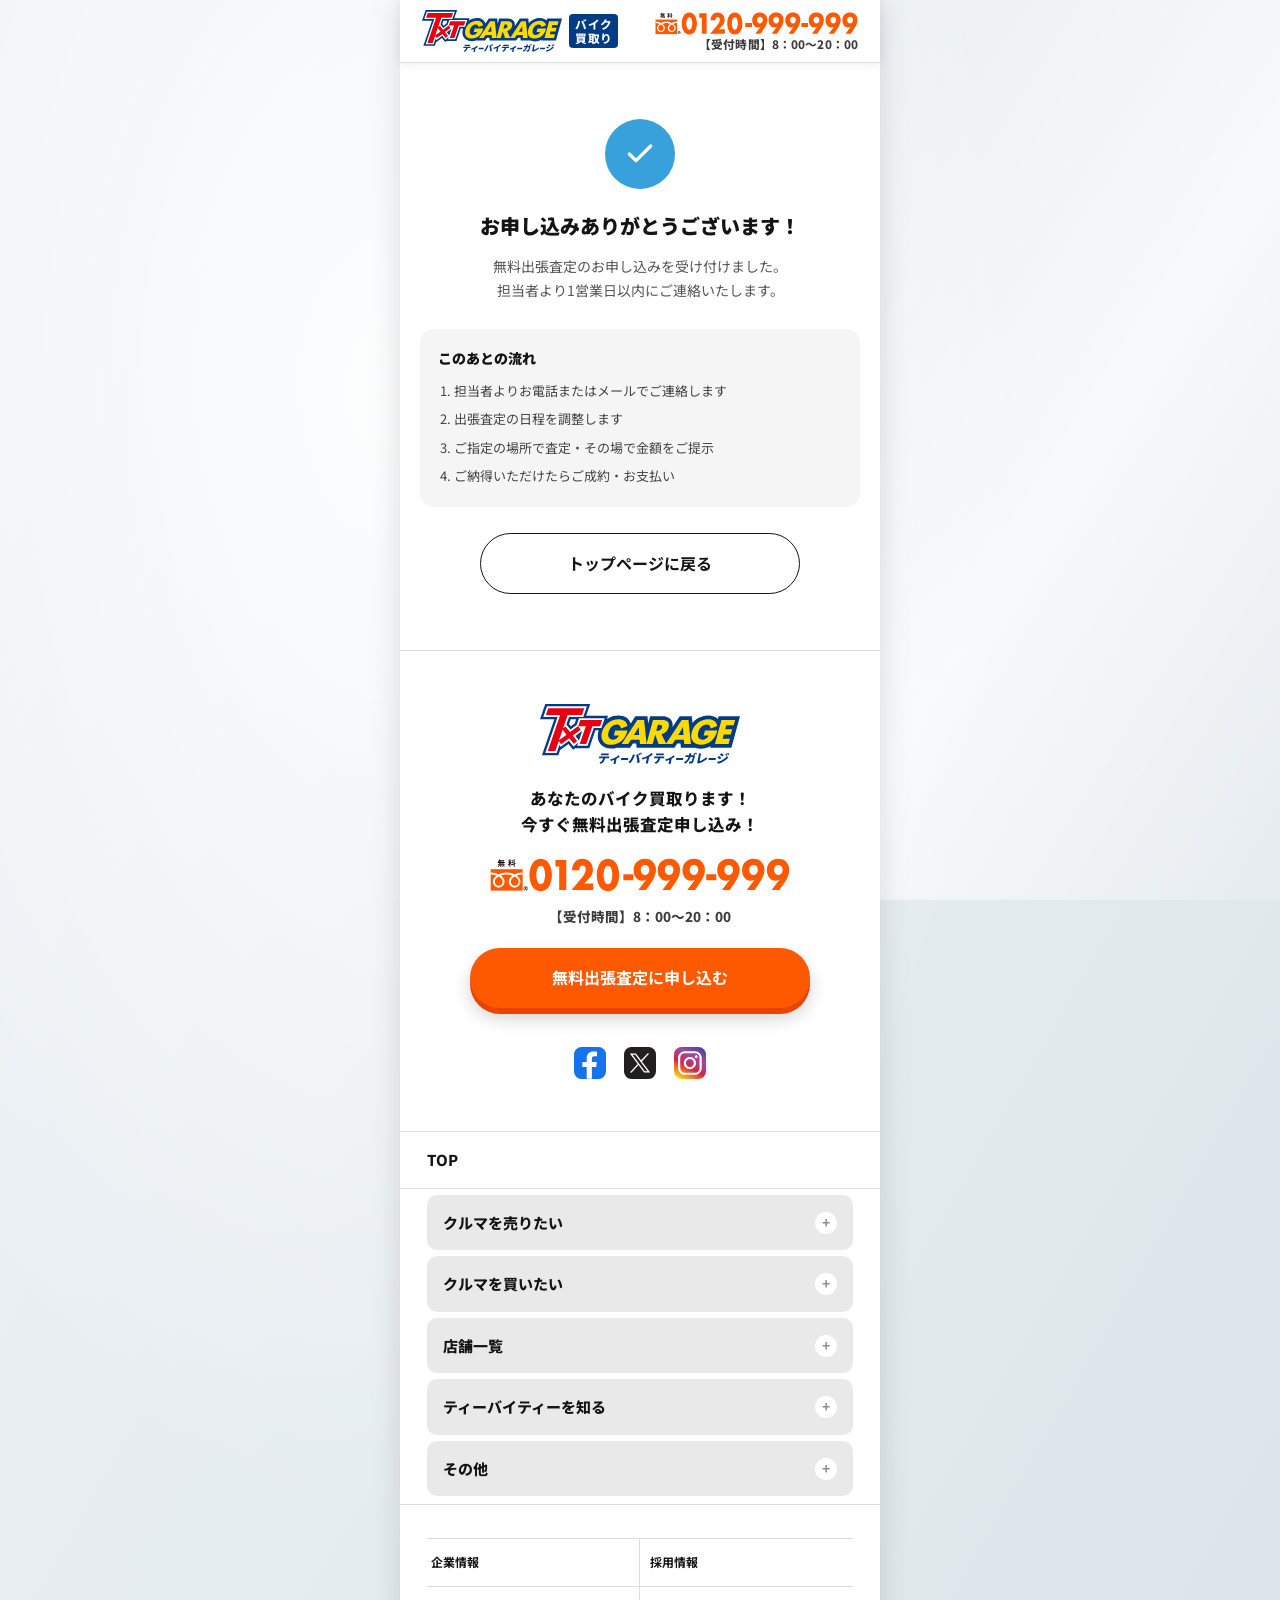
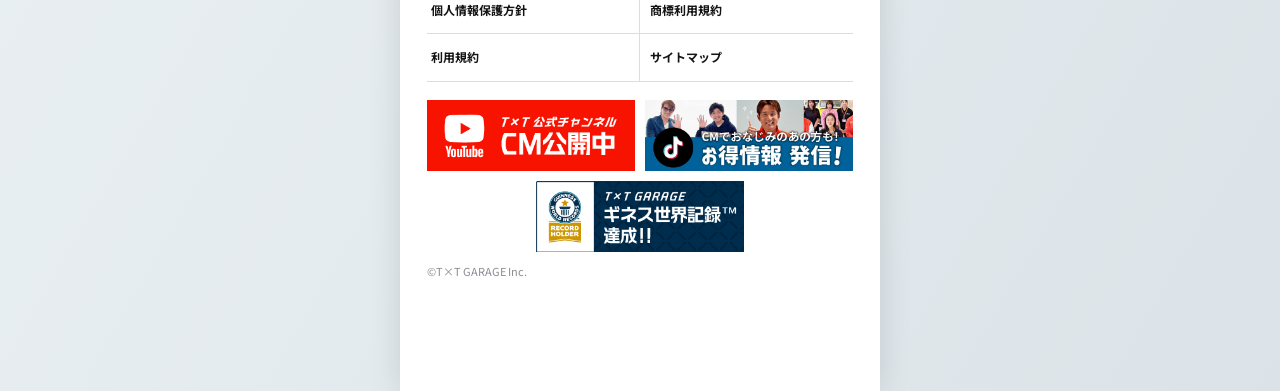
<file: thanks/index.html>
<!DOCTYPE html>
<html lang="ja">
<head>
<meta charset="UTF-8">
<meta name="viewport" content="width=device-width, initial-scale=1.0">
<title>お申し込みありがとうございます｜バイク買取 ティーバイティーガレージ</title>
<meta name="description" content="無料出張査定のお申し込みを受け付けました。担当者より1営業日以内にご連絡いたします。">
<!-- サンクスページは検索結果に出す必要がないため noindex -->
<meta name="robots" content="noindex, nofollow">
<link rel="shortcut icon" href="../img/favicon.ico">

<!-- =========================================================
     ★コンバージョンタグ設置場所★
     Google広告 / Yahoo広告 / GA4 のコンバージョンタグはここに貼ってください。
     このページに到達＝申し込み完了1件、としてカウントされます。

     例）Google タグ（gtag.js）:
     <script async src="https://www.googletagmanager.com/gtag/js?id=AW-XXXXXXXXX"></script>
     <script>
       window.dataLayer = window.dataLayer || [];
       function gtag(){dataLayer.push(arguments);}
       gtag('js', new Date());
       gtag('config', 'AW-XXXXXXXXX');
       gtag('event', 'conversion', {'send_to': 'AW-XXXXXXXXX/XXXXXXXXXXXXXXX'});
     </script>
========================================================= -->

<!-- 端末ごとの日本語フォントのばらつきを無くすため Noto Sans JP を直接配信 -->
<link rel="preconnect" href="https://fonts.googleapis.com">
<link rel="preconnect" href="https://fonts.gstatic.com" crossorigin>
<link href="https://fonts.googleapis.com/css2?family=Noto+Sans+JP:wght@400;700;800;900&display=swap" rel="stylesheet">

<link rel="stylesheet" href="../css/style.css">
</head>
<body>

<svg width="0" height="0" style="position:absolute">
  <symbol id="ic-phone" viewBox="0 0 24 24"><path d="M22 16.92v3a2 2 0 0 1-2.18 2 19.79 19.79 0 0 1-8.63-3.07 19.5 19.5 0 0 1-6-6 19.79 19.79 0 0 1-3.07-8.67A2 2 0 0 1 4.11 2h3a2 2 0 0 1 2 1.72c.13.96.36 1.9.7 2.81a2 2 0 0 1-.45 2.11L8.09 9.91a16 16 0 0 0 6 6l1.27-1.27a2 2 0 0 1 2.11-.45c.91.34 1.85.57 2.81.7A2 2 0 0 1 22 16.92z"/></symbol>
  <symbol id="ic-chat" viewBox="0 0 24 24"><path d="M21 15a2 2 0 0 1-2 2H7l-4 4V5a2 2 0 0 1 2-2h14a2 2 0 0 1 2 2z"/></symbol>
  <symbol id="ic-check" viewBox="0 0 24 24"><polyline points="20 6 9 17 4 12"/></symbol>
</svg>

<div class="page">
<header class="site-header">
  <div class="header-inner">
    <a class="logo-mark" href="../">
      <img class="logo-img" src="../img/logo.svg" alt="ティーバイティーガレージ">
      <span class="logo-sub">バイク<br>買取り</span>
    </a>
    <a class="tel-btn" href="tel:0120999999">
      <img class="tel-img" src="../img/tel.svg" alt="フリーダイヤル 0120-999-999" width="326" height="36">
      <span class="tel-hours">【受付時間】8：00〜20：00</span>
    </a>
  </div>
</header>

<main class="thanks-wrap">
  <div class="thanks-icon"><svg class="icon"><use href="#ic-check"/></svg></div>
  <h1>お申し込みありがとうございます！</h1>
  <p>無料出張査定のお申し込みを受け付けました。<br>担当者より1営業日以内にご連絡いたします。</p>

  <div class="next-box">
    <h2>このあとの流れ</h2>
    <ol>
      <li>担当者よりお電話またはメールでご連絡します</li>
      <li>出張査定の日程を調整します</li>
      <li>ご指定の場所で査定・その場で金額をご提示</li>
      <li>ご納得いただけたらご成約・お支払い</li>
    </ol>
  </div>

  <div class="thanks-cta">
    <a class="btn btn-outline" href="../">トップページに戻る</a>
  </div>


</main>

<section class="footer-brand">
  <div class="wrap">
    <img class="fb-logo" src="../img/logo.svg" alt="ティーバイティーガレージ" width="274" height="82">
    <p class="fb-tagline">あなたのバイク買取ります！<br>今すぐ無料出張査定申し込み！</p>
    <a class="fb-tel" href="tel:0120999999">
      <img src="../img/tel.svg" alt="フリーダイヤル 0120-999-999" width="326" height="36">
    </a>
    <p class="fb-tel-hours">【受付時間】8：00〜20：00</p>
    <a class="btn btn-primary fb-cta" href="../">無料出張査定に申し込む</a>

    <div class="fb-sns">
      <a href="https://www.facebook.com/txtgarage/" target="_blank" rel="noopener" aria-label="Facebook"><img src="../img/icon_facebook.svg" width="32" height="32" alt=""></a>
      <a href="https://x.com/txtgarage" target="_blank" rel="noopener" aria-label="X（旧Twitter）"><img src="../img/icon_x.svg" width="32" height="32" alt=""></a>
      <a href="https://www.instagram.com/txtgarage/" target="_blank" rel="noopener" aria-label="Instagram"><img src="../img/icon_instagram.svg" width="32" height="32" alt=""></a>
    </div>
  </div>
</section>

<nav class="footer-nav">
  <a class="footer-nav-top" href="https://www.txt-garage.jp/" target="_blank" rel="noopener">TOP</a>

  <details class="footer-nav-item">
    <summary>クルマを売りたい</summary>
    <ul>
      <li><a href="https://www.txt-garage.jp/" target="_blank" rel="noopener">クルマ買取</a></li>
      <li><a href="https://www.txt-garage.jp/selltire/" target="_blank" rel="noopener">タイヤ・ホイール買取</a></li>
      <li><a href="https://www.txt-garage.jp/selljobcar/" target="_blank" rel="noopener">農機具買取</a></li>
      <li><a href="https://www.txt-garage.jp/jobmachine/" target="_blank" rel="noopener">建機買取</a></li>
      <li><a href="https://www.txt-garage.jp/scrap/" target="_blank" rel="noopener">廃車</a></li>
      <li><a href="https://www.txt-garage.jp/sellhobby/" target="_blank" rel="noopener">バイク・ホビー・ボート買取</a></li>
      <li><a href="https://www.txt-garage.jp/truck/" target="_blank" rel="noopener">トラック買取</a></li>
    </ul>
  </details>

  <details class="footer-nav-item">
    <summary>クルマを買いたい</summary>
    <ul>
      <li><a href="https://www.txt-garage.jp/imamiru/" target="_blank" rel="noopener">クルマ販売</a></li>
      <li><a href="https://www.txt-garage.jp/shop/" target="_blank" rel="noopener">店舗を探す</a></li>
    </ul>
  </details>

  <details class="footer-nav-item">
    <summary>店舗一覧</summary>
    <ul>
      <li><a href="https://www.txt-garage.jp/shop/hokkaido/" target="_blank" rel="noopener">北海道エリア</a></li>
      <li><a href="https://www.txt-garage.jp/shop/tohoku/" target="_blank" rel="noopener">東北エリア</a></li>
      <li><a href="https://www.txt-garage.jp/shop/hokuriku/" target="_blank" rel="noopener">北陸エリア</a></li>
      <li><a href="https://www.txt-garage.jp/shop/kanto/" target="_blank" rel="noopener">関東エリア</a></li>
      <li><a href="https://www.txt-garage.jp/shop/tokai/" target="_blank" rel="noopener">東海エリア</a></li>
      <li><a href="https://www.txt-garage.jp/shop/kansai/" target="_blank" rel="noopener">関西エリア</a></li>
      <li><a href="https://www.txt-garage.jp/shop/nishinihon/" target="_blank" rel="noopener">西日本エリア</a></li>
      <li><a href="https://www.txt-garage.jp/shop/okinawa/" target="_blank" rel="noopener">沖縄エリア</a></li>
    </ul>
  </details>

  <details class="footer-nav-item">
    <summary>ティーバイティーを知る</summary>
    <ul>
      <li><a href="https://www.txt-garage.jp/sell/" target="_blank" rel="noopener">ティーバイティーガレージとは</a></li>
      <li><a href="https://www.txt-garage.jp/flow/" target="_blank" rel="noopener">詳しい無料査定の流れ</a></li>
      <li><a href="https://www.txt-garage.jp/faqs/" target="_blank" rel="noopener">よくあるご質問</a></li>
      <li><a href="https://www.txt-garage.jp/cm/" target="_blank" rel="noopener">テレビCMを見る</a></li>
      <li><a href="https://www.txt-garage.jp/guinness/" target="_blank" rel="noopener">ギネス世界記録</a></li>
    </ul>
  </details>

  <details class="footer-nav-item">
    <summary>その他</summary>
    <ul>
      <li><a href="https://www.txt-garage.jp/topics/" target="_blank" rel="noopener">お知らせ</a></li>
      <li><a href="https://www.txt-garage.jp/results/" target="_blank" rel="noopener">わたしたちティーバイティーに売りました</a></li>
      <li><a href="https://www.txt-garage.jp/valuation/" target="_blank" rel="noopener">買取相場</a></li>
      <li><a href="https://www.txt-garage.jp/review/" target="_blank" rel="noopener">クチコミを見る</a></li>
    </ul>
  </details>
</nav>

<footer>
  <div class="wrap">
    <div class="foot-links">
      <a href="https://txt-holdings.com/" target="_blank" rel="noopener">企業情報</a>
      <a href="https://txt-holdings.com/recruit/" target="_blank" rel="noopener">採用情報</a>
      <a href="https://www.txt-garage.jp/privacypolicy/" target="_blank" rel="noopener">個人情報保護方針</a>
      <a href="https://txt-holdings.com/trademark/" target="_blank" rel="noopener">商標利用規約</a>
      <a href="https://www.txt-garage.jp/terms/" target="_blank" rel="noopener">利用規約</a>
      <a href="https://www.txt-garage.jp/sitemap/" target="_blank" rel="noopener">サイトマップ</a>
    </div>

    <div class="footer-banners">
      <a href="https://www.youtube.com/@txt_garage" target="_blank" rel="noopener"><img src="../img/bnr_youtube.png" width="328" height="112" alt="T×T公式チャンネル CM公開中"></a>
      <a href="https://www.tiktok.com/@txt_garage" target="_blank" rel="noopener"><img src="../img/bnr_tiktok.jpg" width="328" height="112" alt="TikTok CMでおなじみのあの方も！お得情報発信！"></a>
      <a class="footer-banner-wide" href="https://www.txt-garage.jp/guinness/" target="_blank" rel="noopener"><img src="../img/bnr_gwr.png" width="328" height="112" alt="T×T GARAGE ギネス世界記録™達成!!"></a>
    </div>

    <p class="note">©T×T GARAGE Inc.</p>
  </div>
</footer>
</div>

</body>
</html>
</file>
<file: css/style.css>
:root{
    --blue:#38a1db;        /* メインカラー(指定) */
    --blue-dark:#2b84b8;
    --blue-deep:#1c5a80;
    --black:#141414;
    --black-soft:#1d1d1d;
    --white:#ffffff;
    --gray-100:#f5f5f5;
    --gray-300:#dcdde0;
    --gray-500:#8a8d93;
    --accent:#ffcc00;      /* 差し色イエロー(指定) */
    --accent-dark:#e6b800;
    --danger:#ff5a3c;
    --line-green:#06c755;  /* LINE公式ブランドカラー */
    /* 公式ロゴ(logo.svg)から抽出したコーポレートカラー */
    --navy:#003b86;
    --navy-dark:#002c66;
    --brand-yellow:#ffd900;
    --brand-red:#e50012;
    --orange:#ff5900;        /* 公式CTAのオレンジ（foam_btn.svg / tel.svg より） */
    --sky:#2db0ff;           /* キービジュアルの地色。ヒーロー全体の背景に使用 */
    --orange-dark:#e94500;
    --radius:14px;
    --maxw:480px;

    /* ---------- 余白スケール ----------
       0〜480pxの範囲で画面幅に比例させ、480pxで止める。
       個別に数値を書かず、ここを変えれば全体の余白感が一括で変わる。 */
    --gutter:clamp(18px, 5.7vw, 27px);   /* 左右の余白（390pxで約22px） */
    --sect-y:clamp(44px, 14vw, 66px);    /* セクション上下（390pxで約55px） */
    --gap-title:clamp(22px, 7.2vw, 34px);/* 見出し→本文 */
    --gap-card:clamp(14px, 4.4vw, 21px); /* カード同士 */
    --gap-block:clamp(26px, 8.2vw, 39px);/* ブロック同士 */

    /* ---------- 文字サイズのスケール ----------
       余白と同じく 0〜480px で画面幅に比例させ、480pxで止める。
       個別に px や clamp() を書かず、ここの7段階から選ぶ。
       全体の文字を大きく／小さくしたいときは、この7行だけ触れば済む。 */
    --fs-2xs:clamp( 9.5px, 2.7vw, 11.5px); /* 注釈・チップ */
    --fs-xs :clamp(11px,   3.2vw, 13.5px); /* 補足・ラベル */
    --fs-sm :clamp(12px,   3.5vw, 15px);   /* 副次テキスト */
    --fs-md :clamp(13.5px, 3.9vw, 16.5px); /* 本文 */
    --fs-lg :clamp(15px,   4.4vw, 19px);   /* 小見出し */
    --fs-xl :clamp(17px,   5.2vw, 23px);   /* 中見出し */
    --fs-2xl:clamp(19px,   5.9vw, 28px);   /* セクション見出し */
    font-size:16px;
  }
  *{box-sizing:border-box;}
  html,body{margin:0;padding:0;}
  body{
    /* 実機に入っている日本語フォントは端末ごとにバラつく
       （iPhoneはHiragino Sans、Windowsは大抵Yu Gothic、
       　このPCのようにHiragino/Noto Sans JPが個別インストールされている場合も）。
       太さの見え方を全端末で揃えるため、Google Fontsで配信するNoto Sans JPを
       先頭に置き、実際にはこちらが優先的に使われるようにする。
       （<link>の読み込みは各HTMLファイルの<head>で行っている） */
    font-family:"Noto Sans JP","Hiragino Kaku Gothic ProN","Hiragino Sans",-apple-system,BlinkMacSystemFont,"Yu Gothic",sans-serif;
    color:var(--black);
    background:var(--white);
    line-height:1.7;
    -webkit-font-smoothing:antialiased;
    /* 以下、タグ単位の基準サイズ。個別指定が無い要素はここに従う */
    font-size:var(--fs-md);
  }
  h1{font-size:var(--fs-2xl);}
  h2{font-size:var(--fs-2xl);}
  h3{font-size:var(--fs-lg);}
  h4{font-size:var(--fs-md);}
  p,li,dd,dt,label,td,th{font-size:inherit;}
  small{font-size:var(--fs-xs);}
  /* height:auto が無いと、HTMLの height 属性が presentational hint として効き、
     CSSで width だけ指定した画像の高さが元画像のままになる（縦に伸びる）。 */
  img{max-width:100%;display:block;height:auto;}
  a{color:inherit;text-decoration:none;}
  button{font-family:inherit;cursor:pointer;}
  .wrap{max-width:var(--maxw);margin:0 auto;padding:0 var(--gutter);}

  /* ---------- スマホ専用LPとしての土台 ----------
     スマホでの閲覧が大半だが、PC・タブレットで開かれたときに
     キービジュアルが画面幅いっぱいに引き伸ばされて崩れるのを防ぐため、
     ページ全体を480pxで止めて中央に寄せる。
     これで「480pxより広い場合」を考える必要がなくなり、
     レイアウトの検討範囲が 0〜480px の一次元に収まる。 */
  body{
    position:relative;overflow-x:clip;
    background:
      radial-gradient(ellipse at 30% 20%, rgba(255,255,255,.9), transparent 50%),
      linear-gradient(120deg, #eef3f6 0%, #e4ebef 60%, #dbe3e8 100%);
  }

  /* PC（1100px〜）だけ：左＝大きいロゴの装飾パネル／中央＝LP本体／右＝目次パネル、の3カラム。
     スマホでは.pc-left/.pc-rightを非表示にし、レイアウトはこれまで通り1カラムのまま。 */
  .pc-left, .pc-right{display:none;}
  @media (min-width:1100px){
    /* ロゴを優先して左パネルを広めにするため、LPは画面の真ん中から
       少し右にズレる。固定ボタン(.float-cta)はビューポート中央基準の
       ままなので、この構成では両者が完全には揃わない点は承知の上。 */
    body{display:flex;justify-content:center;align-items:flex-start;min-height:100vh;}

    .pc-left{
      display:flex;align-items:center;justify-content:center;
      flex:1 1 auto;min-width:260px;
      position:sticky;top:0;height:100vh;box-sizing:border-box;
      overflow:hidden;
      background-color:#f2f5f7;
      /* うっすらした粒状のテクスチャだけ重ねる */
      background-image:radial-gradient(rgba(0,0,0,.05) 1px, transparent 1.4px);
      background-size:14px 14px;
    }
    /* バイクのシルエット画像を右下に大きく薄く敷く。
       img/bike-silhouette.png を置くと自動で表示される
       （透過PNG推奨。ファイルが無ければ何も表示されないだけで崩れない）。 */
    .pc-left::before{
      content:"";position:absolute;inset:0;z-index:0;
      background-image:url(../img/bike-silhouette.png);
      background-size:90% auto;
      background-position:right bottom;
      background-repeat:no-repeat;
      opacity:.3;
    }
    .pc-left-inner{position:relative;z-index:1;}
    .pc-left-inner{width:100%;text-align:center;padding:20px;box-sizing:border-box;}
    .pc-left-logo{display:block;width:min(34vw, 700px);height:auto;margin:0 auto 24px;}
    .pc-left-tagline{font-size:17px;font-weight:800;color:var(--black);line-height:1.9;}

    .lp-main{flex:none;}

    .pc-right{
      display:block;flex:1 1 auto;min-width:260px;
      position:sticky;top:0;height:100vh;box-sizing:border-box;
    }
    .pc-right-inner{
      max-width:280px;margin:40px auto 0;
      background:#fff;border-radius:var(--radius);
      box-shadow:0 4px 20px rgba(0,0,0,.08);
      padding:20px;
    }
    .pc-toc{display:flex;flex-direction:column;}
    .pc-toc a{
      display:block;padding:12px 4px;font-weight:700;font-size:14px;
      color:var(--black);text-decoration:none;
      border-bottom:1px solid var(--gray-300);
    }
    .pc-toc a:hover{color:var(--blue);}
    .pc-right-cta{display:block;margin-top:16px;}
    .pc-right-cta img{display:block;width:100%;height:auto;}

    /* LPが画面中央からズレているため、ビューポート中央基準の固定ボタンとは
       位置が合わない。固定ボタン自体のCSSは変えず、PC幅でだけ非表示にする。
       ※このメディアクエリはファイル前方にあり、後方の無条件の
         .float-cta 定義に上書きされてしまうため !important で確実に効かせる。 */
    .float-cta{display:none !important;}
  }
  /* PCの広い画面で左右に見える斜めの光の帯（takaone.jp風の演出） */
  body::before{
    content:"";
    position:fixed;z-index:0;pointer-events:none;
    width:70%;height:100%;top:0;right:-20%;
    background:linear-gradient(110deg, transparent, rgba(255,255,255,.7), transparent);
    transform:skewX(-15deg);
  }
  #view-lp, #view-form{
    position:relative;z-index:1;
    max-width:var(--maxw);
    margin:0 auto;
    background:var(--white);
    box-shadow:0 0 30px rgba(0,0,0,.13);
  }
  .hidden{display:none !important;}
  /* 目には見せないが、検索エンジンと読み上げには残すテキスト */
  .sr-only{
    position:absolute;width:1px;height:1px;padding:0;margin:-1px;
    overflow:hidden;clip:rect(0 0 0 0);white-space:nowrap;border:0;
  }

  /* ---------- アイコン(シルエットSVG／絵文字は使用しない) ---------- */
  .icon{width:18px;height:18px;flex:none;stroke:currentColor;fill:none;stroke-width:2;stroke-linecap:round;stroke-linejoin:round;}
  .icon-fill{fill:currentColor;stroke:none;}
  .icon-lg{width:28px;height:28px;}

  /* ---------- 共通パーツ／画像プレースホルダー ---------- */
  .placeholder-img{
    position:relative;
    overflow:hidden;
    background:repeating-linear-gradient(45deg,#e7eef3,#e7eef3 10px,#eef4f8 10px,#eef4f8 20px);
    border-radius:10px;
    display:flex;flex-direction:column;align-items:center;justify-content:center;
    color:#7597ab;
    font-size:11px;
    text-align:center;
    padding:8px;
    gap:4px;
  }
  /* ---------- 画像スロットの縦横比 ----------
     横長の写真枠はすべて 3:2、丸アイコンは 1:1 に統一している。
     高さを px で固定すると枠と写真の比率がズレて上下が切れるため、
     必ず aspect-ratio で指定すること（object-fit:cover で切り抜かれる）。
     → 素材は「3:2の横長」か「正方形」で用意すれば、どこにも切れずに収まる。 */

  /* ---------- 画像スロット ----------
     使い方: 枠(.placeholder-img)の中に <img> を1枚置くだけ。
       <div class="placeholder-img"><img src="img/xxx.jpg" alt="..." onerror="this.remove()"></div>
     img/ にファイルを置けば枠いっぱいに表示され、
     まだファイルが無い場合は onerror で img が消え、
     従来どおりストライプのプレースホルダー表示に自動で戻る。 */
  .placeholder-img > img{
    position:absolute;
    inset:0;
    width:100%;
    height:100%;
    object-fit:cover;
    border-radius:inherit;
  }
  /* 未設置を示す点線。本体の border ではなく擬似要素で描くことで、
     各パーツが独自に持つ枠線（例：.reaction-avatar の黒フチ）を壊さない。 */
  .placeholder-img::before{
    content:"";
    position:absolute;inset:0;
    border:1px dashed #a9c3d4;
    border-radius:inherit;
    pointer-events:none;
  }
  .placeholder-dark::before{border-color:#4a6273;}

  /* 写真が入ったら点線とストライプを消す。
     :has() なので写真を置くだけで自動的に切り替わり、
     読み込み失敗時は onerror で img が消えてプレースホルダーに戻る。 */
  .placeholder-img:has(> img){background:none;}
  .placeholder-img:has(> img)::before{display:none;}

  /* 保存すべきファイル名を枠内に表示（画像が入ると隠れる） */
  .ph-name{
    font-size:10px;
    letter-spacing:.02em;
    word-break:break-all;
    opacity:.85;
  }
  .placeholder-img .icon{width:22px;height:22px;color:#a9c3d4;}
  .placeholder-dark{
    background:repeating-linear-gradient(45deg,#26343d,#26343d 10px,#2c3d47 10px,#2c3d47 20px);
    color:#8fb2c7;
  }
  .placeholder-dark .icon{color:#4a6273;}
  .badge{
    display:inline-block;
    background:var(--accent);
    color:var(--black);
    font-weight:700;
    font-size:12px;
    padding:4px 10px;
    border-radius:999px;
    letter-spacing:.02em;
  }
  .btn{
    display:flex;align-items:center;justify-content:center;gap:8px;
    width:100%;
    padding:16px 20px;
    border-radius:999px;
    font-weight:700;
    font-size:16px;
    border:none;
    text-align:center;
  }
  /* ページ内のメインCTA。
     公式サイトの同名ボタン(foam_btn.svg)に合わせてオレンジ地＋白文字。
     黄色地＋黒文字より黒ブロック上での視認性が高い。 */
  .btn-primary{
    background:var(--orange);
    color:#fff;
    box-shadow:0 6px 0 var(--orange-dark), 0 10px 18px rgba(0,0,0,.18);
  }
  .btn-primary:active{transform:translateY(4px);box-shadow:0 2px 0 var(--orange-dark);}
  .btn-primary:disabled{background:#e6e6e6;color:#aaa;box-shadow:none;border-color:transparent;}

  /* 追従バーは「電話・LINE・無料査定」の3つが並ぶ。
     本命の無料査定が一番弱く見えないよう、ページ内CTAと同じオレンジで統一する。 */
  .float-cta .btn-primary{
    box-shadow:0 4px 0 var(--orange-dark), 0 8px 14px rgba(0,0,0,.15);
  }
  .float-cta .btn-primary:active{box-shadow:0 1px 0 var(--orange-dark);}
  .btn-blue{
    background:var(--blue);
    color:#fff;
    box-shadow:0 6px 0 var(--blue-dark), 0 10px 18px rgba(0,0,0,.15);
  }
  .btn-blue:active{transform:translateY(4px);box-shadow:0 2px 0 var(--blue-dark);}
  .btn-line{
    background:var(--line-green);
    color:#fff;
    box-shadow:0 6px 0 #05a548, 0 10px 18px rgba(0,0,0,.18);
  }
  .btn-line:active{transform:translateY(4px);box-shadow:0 2px 0 #05a548;}
  .btn-outline{
    background:transparent;
    color:var(--black);
    border:1.5px solid var(--black);
  }
  .btn-ghost{
    background:transparent;
    color:var(--gray-500);
    font-size:13px;
    text-decoration:underline;
    padding:8px;
  }
  .section{padding:var(--sect-y) 0;}
  .section.dark{background:var(--black);color:var(--white);}
  .section.gray{background:var(--gray-100);}
  .section.tight{padding-top:0;}
  .eyebrow{
    color:var(--blue);
    font-weight:700;
    font-size:12px;
    letter-spacing:.12em;
    text-align:center;
    margin-bottom:8px;
  }
  .section.dark .eyebrow{color:var(--blue);}
  h2.h-title{
    /* 幅に比例させることで、狭い端末でも短い見出しが1行に収まる */
    font-size:var(--fs-2xl);
    font-weight:800;
    text-align:center;
    margin:0 0 var(--gap-title);
    line-height:1.5;
    /* 万一1行に収まらない場合の保険。
       balance=2行を均等に割る／auto-phrase=日本語の文節で折る
       （どちらも未対応ブラウザでは通常の折り返しに戻るだけ） */
    text-wrap:balance;
    word-break:auto-phrase;
  }
  .note{font-size:var(--fs-2xs);color:var(--gray-500);}

  /* ---------- ヘッダー ---------- */
  /* ヘッダーは公式サイト(txt-garage.jp)に合わせて白地。
     ロゴの主色がネイビーのため、水色地だと沈んで読めないため。 */
  header.site-header{
    position:sticky;top:0;z-index:50;
    background:#fff;
    color:var(--black);
    border-bottom:1px solid var(--gray-300);
    box-shadow:0 2px 10px rgba(0,0,0,.06);
  }
  .header-inner{
    max-width:var(--maxw);margin:0 auto;
    display:flex;align-items:center;justify-content:space-between;
    /* ヘッダーはロゴと電話が並ぶため本文よりわずかに詰める */
    padding:10px calc(var(--gutter) - 5px);
    gap:10px;
  }
  .logo-mark{display:flex;align-items:center;gap:7px;min-width:0;}
  /* 公式ロゴ。縦横比 274:82 を維持したまま高さで揃える */
  /* 幅に比例して縮む。480pxで上限、狭い端末でも下限を割らない。
     段階的に切り替えるメディアクエリより、常に画像と同じ比率で
     スケールするほうがデザインの見え方が安定する。 */
  .logo-img{height:clamp(27px, 8.7vw, 42px);width:auto;flex:none;}
  /* このLPがバイク買取であることを示す小さなラベル */
  .logo-sub{
    flex:none;
    background:var(--navy);color:#fff;
    font-size:clamp(8.5px, 2.44vw, 11.7px);font-weight:800;line-height:1.2;
    padding:3px 6px;border-radius:4px;
    letter-spacing:.02em;text-align:center;
  }
  .header-cta{display:flex;gap:8px;}
  /* 電話まわりは公式サイト(txt-garage.jp)のヘッダーと同じ
     フリーダイヤル画像(tel.svg)＋受付時間テキストの組み合わせ */
  .tel-btn{
    display:flex;flex-direction:column;align-items:flex-end;gap:3px;
    flex:none;
  }
  .tel-btn .tel-img{width:clamp(128px, 42.3vw, 203px);height:auto;max-width:100%;}
  .tel-btn .tel-hours{
    font-size:clamp(8.4px, 2.44vw, 11.7px);font-weight:800;line-height:1;
    color:#3c3c3c;letter-spacing:.01em;white-space:nowrap;
  }
  .tel-btn .icon{width:14px;height:14px;}

  /* ---------- ヒーロー：ファーストビューは1枚の写真に集約 ---------- */
  /* 背景はキービジュアルの地色と同じ水色にして、画像とヒーローを地続きに見せる。
     3項目ミニ査定は独立セクションへ切り出したので、
     以前ここにあった余白確保用の padding-bottom は不要になった。 */
  .hero{
    background:var(--sky);color:#fff;
  }
  /* キービジュアルは切り抜かず全体を見せる。
     文字が焼き込まれているため object-fit:cover でトリミングすると欠ける。
     aspect-ratio で画像本来の比率(960:1219)を保持する。 */
  .hero-photo{
    position:relative;
    aspect-ratio:960 / 1081;
    background:var(--sky);   /* 読み込み前のちらつき防止 */
    overflow:hidden;
  }
  .hero-photo > .hero-key{
    display:block;
    width:100%;height:100%;
    object-fit:contain;
  }
  .hero-photo-note{
    position:absolute;top:50%;left:20px;right:20px;transform:translateY(-50%);z-index:2;
    display:flex;flex-direction:column;align-items:center;gap:6px;
    text-align:center;color:rgba(255,255,255,.55);font-size:11px;
  }
  .hero-photo-note .icon{width:22px;height:22px;}

  /* ---------- キービジュアル直下の訴求ブロック（アセット8を再現） ----------
     色はアセット8から抽出した実測値:
       地色 #191919 ／ 強調 #f4e100 ／ 本文 #ffffff              */
  .hero-points{
    background:#191919;color:#fff;
    padding:calc(var(--sect-y) * .58) 0 calc(var(--sect-y) * .64);
  }
  /* 「ティーバイティーなら」の吹き出し。
     下辺がV字に切れ込む形は罫線では作れないため、枠線だけSVGで描き、
     文字はHTMLのまま重ねている（検索・読み上げ・文言修正に対応するため）。
     viewBoxと同じ縦横比をCSSで固定しているので線幅もV字も歪まない。 */
  .hp-label{
    position:relative;
    width:clamp(155px, 46.2vw, 222px);
    aspect-ratio:180 / 42;
    margin-bottom:calc(var(--gap-card) * .95);
    max-height:52px;
  }
  .hp-label-frame{
    position:absolute;inset:0;
    width:100%;height:100%;
  }
  /* 枠(42)のうち上の28がコピー領域、下の14がV字の吹き出し部分 */
  .hp-label span{
    position:absolute;left:0;right:0;top:0;height:66.7%;
    display:flex;align-items:center;justify-content:center;
    font-size:clamp(11.6px, 3.46vw, 16.6px);
    font-weight:800;letter-spacing:.02em;white-space:nowrap;
  }

  .hp-list{list-style:none;margin:0 0 var(--gap-card);padding:0;}
  .hp-list li{
    display:flex;align-items:flex-start;gap:.55em;
    font-size:clamp(13.2px, 4.23vw, 20.3px);
    font-weight:800;line-height:1.5;
    margin-bottom:.7em;
  }
  .hp-list li:last-child{margin-bottom:0;}
  .hp-check{
    flex:none;width:1.33em;height:1.33em;margin-top:.1em;
    fill:none;stroke:#f4e100;stroke-width:3.2;
    stroke-linecap:round;stroke-linejoin:round;
  }
  .hp-list em{color:#f4e100;font-style:normal;}

  .hp-cta{margin-top:2px;}


  /* ---------- 3項目ミニ査定：白背景の独立セクション ---------- */
  .quiz-section{background:#fff;}

  /* 見出しロゴ（画像2枚重ね）。question_2/question_3 は同じキャンバスサイズなので
     position:absolute;inset:0 で重ねるだけでピクセル単位に揃う。 */
  .quiz-lead-wrap{
    position:relative;
    max-width:420px;margin:0 auto 14px;
  }
  .quiz-lead-wrap img{display:block;width:100%;height:auto;}
  .quiz-lead-3{position:absolute;inset:0;}
  /* 「3」だけスクロールで弾みながらポンと現れる */
  .quiz-lead-3.punch-anim{opacity:0;transform:scale(.25) rotate(-20deg);}
  .quiz-lead-3.punch-anim.is-in{
    opacity:1;transform:scale(1) rotate(0deg);
    transition:opacity .25s ease-out, transform .6s cubic-bezier(.24,1.7,.4,1);
  }

  .quiz-sub-row{
    display:flex;flex-direction:column;align-items:center;gap:8px;
    margin-bottom:20px;
  }
  .quiz-sub{
    text-align:center;font-weight:700;color:#3c3c3c;
    font-size:var(--fs-sm);margin:0;
  }
  /* バッジ・サブコピーも見出しに続いて、少し遅れてふわっと現れる */
  .quiz-sub-row.fade-anim{opacity:0;transform:translateY(10px);}
  .quiz-sub-row.fade-anim.is-in{
    opacity:1;transform:translateY(0);
    transition:opacity .4s ease-out .15s, transform .4s ease-out .15s;
  }

  /* 枠内を色付ける水色パネル。STYLEセクションの出張カードと同系色で揃える */
  .quiz-panel{
    background:#f3faff;border:2px solid var(--blue);
    border-radius:18px;padding:22px 18px;
    box-shadow:0 10px 24px rgba(45,176,255,.18);
  }
  /* ページ各所のCTAからスクロールで到着したときに、ここだと分かるよう一瞬光らせる */
  @keyframes quizPanelPulse{
    0%  { box-shadow:0 10px 24px rgba(45,176,255,.18), 0 0 0 0   rgba(56,161,219,.45); }
    35% { box-shadow:0 10px 24px rgba(45,176,255,.18), 0 0 0 8px rgba(56,161,219,.35); }
    100%{ box-shadow:0 10px 24px rgba(45,176,255,.18), 0 0 0 0   rgba(56,161,219,0); }
  }
  .quiz-panel-pulse{animation:quizPanelPulse 1.4s ease-out;}
  @media (prefers-reduced-motion:reduce){
    .quiz-panel-pulse{animation:none;}
  }
  .quiz-body{display:flex;gap:10px;align-items:flex-end;margin-bottom:16px;}
  .quiz-mascot{
    flex:none;width:64px;height:64px;border-radius:50%;
    border:2px solid #fff;box-shadow:0 2px 8px rgba(0,0,0,.12);
  }
  .quiz-mascot .icon{width:26px;height:26px;}
  .quiz-bubble{
    flex:1;background:#fff;border-radius:12px;border-bottom-left-radius:2px;
    padding:10px 12px;font-size:12.5px;font-weight:700;
    box-shadow:0 2px 6px rgba(0,0,0,.06);
  }
  .quiz-field-row{display:flex;align-items:center;gap:10px;margin-bottom:10px;}
  .quiz-field-num{
    flex:none;width:24px;height:24px;border-radius:50%;background:var(--blue);color:#fff;
    display:flex;align-items:center;justify-content:center;font-weight:900;font-size:12px;
  }
  .quiz-panel select, .quiz-panel input[type="text"]{
    flex:1;width:100%;padding:13px 14px;border-radius:10px;border:1px solid var(--gray-300);
    font-size:16px;background:#fff;font-family:inherit;
  }

  /* ---------- 悩みチェック ---------- */
  .check-grid{display:flex;flex-direction:column;gap:var(--gap-card);}
  .check-card{
    display:flex;align-items:center;gap:12px;
    background:#fff;border:1px solid var(--gray-300);
    border-radius:var(--radius);
    padding:14px;
  }
  .check-photo{
    flex:none;border-radius:12px;
    width:clamp(64px, 20vw, 92px);
    height:clamp(64px, 20vw, 92px);
  }
  .check-card > div:not([class]){min-width:0;}
  .check-card h3{margin:0 0 5px;word-break:auto-phrase;font-size:var(--fs-lg);font-weight:800;display:flex;align-items:center;gap:6px;}
  .check-card h3 .icon{color:var(--blue);width:16px;height:16px;}
  .check-card p{margin:0;font-size:var(--fs-sm);color:#555;line-height:1.55;}
  /* ハンコ風の丸バッジ。画面に入った瞬間にポンと押される動き。 */
  .check-ok{
    flex:none;margin-left:auto;
    width:clamp(50px, 14.5vw, 66px);
    height:clamp(50px, 14.5vw, 66px);
    display:flex;flex-direction:column;align-items:center;justify-content:center;
    background:var(--accent);color:var(--black);
    font-size:clamp(11.5px, 3.3vw, 14.5px);font-weight:900;line-height:1.15;
    border-radius:50%;border:2.5px solid var(--black);
    text-align:center;
    transform:rotate(-8deg);
  }
  /* 初期状態の非表示はJSが .check-ok-anim を付けたときだけ効かせる。
     JSが動かない環境ではバッジが消えないようにするため。 */
  /* transition は「見せる側」にだけ付ける。
     隠す側に付けると、JSがクラスを足した瞬間に
     表示→非表示のアニメーションが走ってしまう。 */
  .check-ok-anim{
    opacity:0;
    transform:rotate(-30deg) scale(.3);
  }
  .check-ok-anim.is-in{
    opacity:1;
    transform:rotate(-8deg) scale(1);
    transition:opacity .25s ease, transform .5s cubic-bezier(.34,1.56,.64,1);
  }
  /* 動きを減らす設定の端末では即表示 */
  @media (prefers-reduced-motion:reduce){
    .check-ok-anim{opacity:1;transform:rotate(-8deg);transition:none;}
  }
  .check-lead{
    text-align:center;font-weight:700;margin:26px 0 14px;
    /* 21文字を1行に収めるため幅に比例させる */
    font-size:clamp(13px, 4.0vw, 18px);
    white-space:nowrap;
  }

  /* ---------- 査定スタイル：ポスター風（アセット30準拠） ----------
     白カード2枚を並べる従来案をやめ、水色→LINEグリーンの
     一続きのポスターに変更。見出しは黒帯＋白文字、
     本文の強調は黄色、写真は各色ブロックに直接重ねる。 */
  .style-poster{position:relative;overflow:hidden;background:var(--sky);}
  .style-poster-head{padding:calc(var(--sect-y) * .9) 0 var(--gap-card);text-align:center;}
  .style-poster-title{
    display:inline-block;
    background:var(--black);color:#fff;
    font-size:var(--fs-xl);font-weight:900;
    padding:10px 38px;border-radius:0;
    margin:6px 0 0;line-height:1.4;
  }

  .style-poster-blue{background:var(--sky);padding:0 0 calc(var(--gap-block) * 1.4);}
  .style-poster-green{
    background:var(--line-green);
    padding:calc(var(--gap-block) * 1.6) 0 calc(var(--sect-y) * .4);
    position:relative;
    /* 左が大きく低く、右が高い、より急な斜めの継ぎ目。
       固定pxだと画面幅が変わったときに写真の位置とズレるため、
       画面幅に比例して480pxでキャップするmin()/max()にする。 */
    clip-path:polygon(0 min(130px, 32vw), 100% 0, 100% 100%, 0 100%);
    margin-top:max(-100px, -24.6vw);
  }

  .style-poster-row{position:relative;min-height:270px;padding-bottom:6px;}
  .style-poster-row-rev{min-height:340px;}
  .style-poster-text{
    position:relative;z-index:2;max-width:60%;color:#fff;
    box-sizing:border-box;
  }
  /* 出張査定側は写真を左・文字を右に入れ替え */
  .style-poster-row:not(.style-poster-row-rev) .style-poster-text{
    margin-left:calc(50% + 25px);max-width:48%;padding-top:15px;
  }
  .style-poster-row-rev .style-poster-text{
    margin-left:4%;max-width:72%;padding-top:88px;
  }
  .style-poster-lead{
    font-size:var(--fs-md);font-weight:800;margin:0 0 2px;color:var(--black);
    white-space:nowrap;
  }
  .style-poster-osusume{
    display:inline-flex;align-items:center;
    background:#fff;color:var(--sky);
    font-size:var(--fs-2xs);font-weight:800;
    padding:2px 7px;border-radius:999px;
    border:none;white-space:nowrap;
    margin-left:3px;vertical-align:2px;
  }
  .style-poster-big{
    color:#ffe14d;font-weight:900;
    font-size:clamp(26px, 8.6vw, 38px);
    line-height:1.15;margin:2px 0 12px;
    text-shadow:1px 1px 0 rgba(0,0,0,.18);
  }
  .style-poster-big-1line{
    font-size:clamp(26px, 8.6vw, 38px);white-space:nowrap;
  }
  .style-poster-list{
    list-style:none;margin:0;padding:0;
    color:#fff;font-weight:800;
    font-size:clamp(11px, 3.8vw, 13.5px);
    margin-left:-5px;
  }
  .style-poster-list li{
    position:relative;padding-left:1.1em;margin-bottom:.55em;line-height:1.5;
  }
  .style-poster-list li::before{content:"・";position:absolute;left:0;}

  .style-poster-photo{
    position:absolute;right:calc(var(--gutter) * -1);bottom:0;
    z-index:1;pointer-events:none;user-select:none;
  }
  /* 斜めの継ぎ目に沿うよう、写真の下側を同じ角度で切り落とす */
  .style-poster-blue .style-poster-photo{
    width:54%;bottom:max(-78px, -19vw);left:calc(var(--gutter) * -0.3);right:auto;
    clip-path:polygon(0 0, 100% 0, 100% 65%, 0 100%);
    transform:rotate(0deg);
  }
  .style-poster-blue .style-poster-photo img{display:block;width:100%;height:auto;}
  .style-poster-green .style-poster-photo{width:26%;bottom:25px;right:calc(var(--gutter) * 0.6);}
  .style-poster-green .style-poster-photo img{display:block;width:100%;height:auto;}

  /* 出張査定=A／LINE査定=B の大きな透かし文字。最背面(z-index:0)に敷いて
     文字(.style-poster-text, z-index:2)の下に潜り込ませる */
  .style-poster-letter{
    position:absolute;z-index:0;
    font-size:clamp(120px, 40vw, 200px);font-weight:900;
    color:rgba(255,255,255,.35);
    line-height:1;pointer-events:none;
  }
  .style-poster-blue .style-poster-letter{top:-10px;left:40px;right:auto;}
  .style-poster-green .style-poster-letter{top:40px;left:auto;right:90px;}

  /* 「査定させていただきます」の吹き出し。写真の右上に重ねる（枠内に収める） */
  .style-poster-bubble{
    /* 画像コンテナに対する%指定にして、画面幅が変わっても写真と重ならないようにする */
    position:absolute;top:calc(2% + 15px);left:calc(50% + 15px);z-index:2;
    max-width:100px;box-sizing:border-box;
    background:#fff;color:var(--black);
    font-size:var(--fs-2xs);font-weight:800;line-height:1.35;
    padding:7px 8px;border-radius:14px;border-bottom-left-radius:2px;
    box-shadow:0 4px 10px rgba(0,0,0,.15);
    white-space:normal;text-align:center;word-break:keep-all;
  }

  /* ---------- REASONブロック ---------- */
  .reason-block{margin-bottom:var(--gap-block);}
  .reason-block:last-child{margin-bottom:0;}
  .reason-tag{
    display:inline-flex;align-items:center;gap:6px;
    background:var(--black);color:var(--accent);
    font-weight:900;font-size:var(--fs-xs);
    padding:5px 13px;border-radius:999px;margin-bottom:11px;
  }
  .reason-block h3{
    font-size:calc(var(--fs-lg) + 1px);
    font-weight:900;margin:0 0 8px;word-break:auto-phrase;
  }
  /* 見出し内の強調はコーポレートのオレンジ。改行して少し大きく見せる */
  .hl-orange{color:var(--orange);display:block;font-size:1.4em;margin-top:2px;}
  .hl-orange-sm{font-size:1.25em;}
  .reason-photo{aspect-ratio:3 / 2;border-radius:var(--radius);margin-bottom:10px;}
  .reason-block p{font-size:var(--fs-md);color:#555;margin:0;line-height:1.8;}
  /* 蛍光ペンで線を引いたような黄色のベース。
     背景を横幅0から100%へ伸ばすことで「引かれる」動きを作る。 */
  .reason-block mark{
    /* mark はブラウザ標準で background-color:yellow が付く。
       消しておかないと、background-size で伸ばす演出が効かず
       最初から塗られたままになる。 */
    background-color:transparent;
    background-image:linear-gradient(#ffe680, #ffe680);
    background-repeat:no-repeat;
    background-position:0 100%;
    background-size:100% 100%;      /* JSが動かない環境では最初から塗られた状態 */
    color:inherit;
    padding:1px 0;
    font-weight:700;
    border-radius:2px;
    /* 複数行に折り返したとき、行ごとに背景を描く。
       既定(slice)だと2行目以降に線が引かれない。 */
    -webkit-box-decoration-break:clone;
    box-decoration-break:clone;
  }
  /* JSが付けたときだけ「引かれる前」の状態にする */
  /* ベースの .reason-block mark（詳細度0-1-1）に負けないよう、
     こちらも要素セレクタを含めて詳細度を揃える。
     クラスだけだと後から書いても上書きできない。 */
  .reason-block mark.mark-anim{
    background-size:0 100%;
  }
  .reason-block mark.mark-anim.is-drawn{
    background-size:100% 100%;
    transition:background-size .85s cubic-bezier(.22,.61,.36,1);
  }
  @media (prefers-reduced-motion:reduce){
    .reason-block mark.mark-anim{background-size:100% 100%;transition:none;}
  }

  /* ---------- WHY：買取実績写真を敷いた訴求ブロック ---------- */
  .section.why{
    position:relative;
    overflow:hidden;
    color:#fff;
    text-align:center;
    background:#12181d url("../img/rush2.jpg") center / cover no-repeat;
  }
  /* 写真の上に暗幕を敷いて文字を読ませる */
  .section.why::before{
    content:"";
    position:absolute;inset:0;
    background:rgba(8,14,20,.58);
  }
  .section.why > .wrap{position:relative;z-index:1;}
  .section.why .eyebrow{color:#7fd4ff;}

  .why-title{
    font-size:var(--fs-xl);font-weight:900;
    margin:0 0 10px;line-height:1.4;
    text-shadow:0 2px 8px rgba(0,0,0,.6);
  }
  /* 「０円査定致しません！」＝この節の主役。画面に入るとバンと出る */
  .why-punch{
    font-size:clamp(25px, 7.9vw, 34px);
    white-space:nowrap;
    font-weight:900;color:var(--accent);
    margin:0 0 var(--gap-card);line-height:1.3;
    text-shadow:0 3px 0 rgba(0,0,0,.45), 0 6px 18px rgba(0,0,0,.5);
  }
  .why-punch-small{font-size:0.55em;margin:0 0.18em 0 0.08em;display:inline-block;}
  .why-lead{
    font-size:var(--fs-md);font-weight:700;
    margin:0 0 var(--gap-card);line-height:1.9;
    text-shadow:0 2px 6px rgba(0,0,0,.6);
  }
  .why-close{
    font-size:var(--fs-lg);font-weight:900;
    margin:0;line-height:1.7;
    text-shadow:0 2px 6px rgba(0,0,0,.6);
  }
  .hl-yellow{color:var(--accent);}

  /* 出現前の状態。JSが付けるので、JS無効時は最初から表示される */
  .punch-anim{
    opacity:0;
    transform:scale(2.3);
  }
  .punch-anim.is-in{
    opacity:1;
    transform:scale(1);
    transition:opacity .18s ease-out,
               transform .42s cubic-bezier(.18,1.6,.4,1);
  }
  @media (prefers-reduced-motion:reduce){
    .punch-anim{opacity:1;transform:none;transition:none;}
  }

  /* ---------- FLOW：3ステップ ---------- */
  .flow-list{display:flex;flex-direction:column;}
  .flow-card{
    position:relative;
    background:#fff;border-radius:14px;
    padding:20px 18px 22px;
    text-align:center;
  }
  /* カード間の下向き三角。最後のカードには付けない */
  .flow-card:not(:last-child){margin-bottom:34px;}
  .flow-card:not(:last-child)::after{
    content:"";
    position:absolute;left:50%;bottom:-26px;
    transform:translateX(-50%);
    border-left:15px solid transparent;
    border-right:15px solid transparent;
    border-top:18px solid var(--orange);
  }
  /* 大きな連番。塗りを抜いて線だけにする */
  .flow-num{
    position:absolute;top:14px;left:16px;
    font-size:clamp(36px, 10.5vw, 50px);
    font-weight:900;line-height:1;
    color:transparent;
    -webkit-text-stroke:2px var(--orange);
    letter-spacing:.02em;
  }
  .flow-icon{
    display:flex;align-items:center;justify-content:center;
    height:clamp(86px, 25vw, 118px);
    margin-bottom:6px;
  }
  /* イラストは縦横比がそれぞれ違うので、高さを揃えて幅は成り行きにする */
  .flow-icon img{
    height:100%;
    width:auto;
    max-width:100%;
  }
  .flow-card h3{
    color:var(--orange);
    font-size:var(--fs-lg);font-weight:900;
    margin:0 0 8px;
  }
  .flow-card p{
    font-size:var(--fs-sm);color:#444;margin:0;
    text-align:left;line-height:1.75;
  }
  .flow-note{font-size:var(--fs-2xs);color:var(--gray-500);}
  .flow-cta{margin-top:16px;}

  /* ---------- 実績/声(写真タイプ) ---------- */
  .voice-scroll{display:flex;gap:12px;overflow-x:auto;padding-bottom:6px;scrollbar-width:none;}
  .voice-scroll::-webkit-scrollbar{display:none;}
  .voice-card-v2{
    flex:none;width:210px;
    background:#fff;border:1px solid var(--gray-300);border-radius:var(--radius);overflow:hidden;
  }
  .voice-photo{aspect-ratio:3 / 2;position:relative;}
  .voice-age{
    position:absolute;left:8px;bottom:8px;
    background:var(--black);color:var(--accent);
    font-size:11px;font-weight:800;padding:3px 9px;border-radius:6px;
  }
  .voice-headline{
    background:var(--blue);color:#fff;font-weight:800;font-size:12.5px;
    padding:8px 10px;
  }
  .voice-body{padding:10px;}
  .voice-model{font-size:11px;color:var(--gray-500);margin-bottom:4px;}
  .voice-body p{font-size:12px;color:#444;margin:0;}

  /* ---------- FAQ ---------- */
  .faq-item{border-bottom:1px solid var(--gray-300);}
  .faq-q{
    width:100%;text-align:left;background:none;border:none;
    padding:16px 4px;font-weight:700;font-size:13.5px;
    display:flex;justify-content:space-between;align-items:center;gap:10px;
    /* iOS Safariは-webkit-appearanceが残っていると文字色までシステムの
       青を当ててしまうため、色を明示しつつネイティブ見た目をリセットする */
    -webkit-appearance:none;appearance:none;color:var(--black);font-family:inherit;
  }
  .faq-q .q-mark{color:var(--blue);font-weight:900;flex:none;}
  .faq-a{
    max-height:0;overflow:hidden;transition:max-height .25s ease;
    font-size:var(--fs-sm);color:#555;padding:0 4px;
  }
  .faq-item.open .faq-a{max-height:200px;padding-bottom:16px;}
  .faq-toggle-icon{transition:transform .2s ease;flex:none;color:var(--blue);}
  .faq-item.open .faq-toggle-icon{transform:rotate(135deg);}

  /* ---------- 最終CTA（アセット31準拠：黄色地＋吹き出し） ---------- */
  .final-cta{
    background:var(--accent);
    color:var(--black);text-align:center;
  }
  /* 白い吹き出し。下辺中央から三角のしっぽを出す */
  .final-cta-bubble{
    position:relative;
    background:#fff;
    border-radius:18px;
    padding:18px 20px 22px;
    margin:0 0 20px;
  }
  .final-cta-bubble::after{
    content:"";
    position:absolute;left:50%;bottom:-14px;transform:translateX(-50%);
    border-left:14px solid transparent;border-right:14px solid transparent;
    border-top:16px solid #fff;
  }
  .final-cta h2{font-size:21px;font-weight:900;margin:0;color:var(--black);}
  .final-cta-emphasis{font-size:1.5em;color:var(--orange);}
  /* 透過PNGなので枠は付けず、黄色地にそのまま乗せる */
  .final-cta-photo{
    display:block;width:100%;height:auto;
    margin:0 0 var(--gap-card);
  }
  .final-cta p{font-size:var(--fs-sm);color:#3c2f00;margin:0 0 22px;font-weight:700;}
  /* ---------- フッター直前のブランドブロック（公式サイト下部に合わせた構成） ---------- */
  .footer-brand{
    background:#fff;color:var(--black);
    text-align:center;
    padding:calc(var(--sect-y) * .8) 0;
    border-top:1px solid var(--gray-300);
  }
  .fb-logo{width:clamp(150px, 42vw, 200px);height:auto;margin:0 auto var(--gap-card);}
  .fb-tagline{font-weight:800;font-size:var(--fs-md);line-height:1.6;margin:0 0 var(--gap-card);}
  .fb-tel{display:inline-block;}
  .fb-tel img{width:clamp(220px, 62vw, 300px);height:auto;margin:0 auto;}
  .fb-tel-hours{font-size:var(--fs-xs);font-weight:800;color:#3c3c3c;margin:6px 0 var(--gap-card);}
  .fb-cta{max-width:340px;margin:0 auto var(--gap-block);}
  /* SNSアイコンは公式配布の色付きSVGをそのまま使うため、
     枠は付けずアイコン本来の色を活かす */
  .fb-sns{display:flex;justify-content:center;align-items:center;gap:18px;}
  .fb-sns img{width:32px;height:32px;display:block;}

  /* ---------- サイトメニュー（公式フッターのアコーディオン） ----------
     ネイティブ <details>/<summary> を使い、開閉のJSを持たずに実装する。
     公式サイトは各行が薄いグレーの角丸カードで、行間にわずかな隙間がある。 */
  .footer-nav{
    background:#fff;
    padding:0 0 2px;
    border-top:1px solid var(--gray-300);
    border-bottom:1px solid var(--gray-300);
  }
  .footer-nav-top{
    display:block;
    max-width:var(--maxw);margin:0 auto;
    padding:15px var(--gutter);
    font-weight:800;font-size:var(--fs-sm);color:var(--black);
    background:#fff;border-bottom:1px solid var(--gray-300);
  }
  .footer-nav-item{margin:6px var(--gutter);max-width:calc(var(--maxw) - var(--gutter) * 2);margin-left:auto;margin-right:auto;}
  .footer-nav-item summary{
    display:flex;align-items:center;justify-content:space-between;
    padding:15px 16px;
    font-weight:800;font-size:var(--fs-sm);color:var(--black);
    background:#e9e9ea;border-radius:10px;
    cursor:pointer;
    list-style:none;
  }
  .footer-nav-top::-webkit-details-marker,
  .footer-nav-item summary::-webkit-details-marker{display:none;}
  /* 「＋」を自前で描き、開いたら「−」に切り替える */
  .footer-nav-item summary::after{
    content:"+";
    flex:none;width:22px;height:22px;margin-left:10px;
    border-radius:50%;background:#fff;
    display:flex;align-items:center;justify-content:center;
    font-size:14px;font-weight:700;color:var(--gray-500);
  }
  .footer-nav-item[open] summary::after{content:"−";}
  .footer-nav-item[open] summary{border-radius:10px 10px 0 0;}
  .footer-nav-item ul{
    list-style:none;margin:0;padding:2px 16px 6px;
    background:#e9e9ea;border-radius:0 0 10px 10px;
  }
  .footer-nav-item li{border-top:1px solid rgba(0,0,0,.08);}
  .footer-nav-item li:first-child{border-top:none;}
  .footer-nav-item li a{
    display:block;padding:10px 4px;
    font-size:var(--fs-xs);color:#444;
  }

  footer{
    background:#fff;color:#555;
    padding:calc(var(--sect-y) * .5) 0 100px;font-size:12px;
  }
  /* 罫線つきの表組み。公式フッターの2列リンクに合わせる（実機確認の結果、文字はオレンジ） */
  footer .foot-links{
    display:grid;grid-template-columns:1fr 1fr;
    border-top:1px solid var(--gray-300);
  }
  footer .foot-links a{
    display:block;padding:13px 4px;
    text-decoration:none;color:var(--black);font-weight:700;
    border-bottom:1px solid var(--gray-300);
  }
  footer .foot-links a:nth-child(odd){border-right:1px solid var(--gray-300);padding-right:10px;}
  footer .foot-links a:nth-child(even){padding-left:10px;}

  /* バナー：公式と同じくYouTube・TikTokを2列、ギネスはその下に1列ぶんの幅で中央寄せ */
  .footer-banners{
    display:grid;grid-template-columns:1fr 1fr;gap:10px;
    margin-top:18px;
  }
  .footer-banners img{display:block;width:100%;height:auto;}
  .footer-banner-wide{grid-column:1 / -1;max-width:calc(50% - 5px);margin:0 auto;width:100%;}

  /* ---------- フローティングCTA(下部固定) ---------- */
  .float-cta{
    position:fixed;left:50%;transform:translateX(-50%);bottom:0;z-index:60;
    width:100%;max-width:var(--maxw);
    background:#fff;border-top:1px solid var(--gray-300);
    /* 左右余白・ボタン間隔は狭い端末でも詰められるよう可変にする */
    padding:10px clamp(10px, 3vw, 16px) calc(10px + env(safe-area-inset-bottom));
    display:flex;gap:clamp(6px, 2vw, 8px);
    box-shadow:0 -6px 16px rgba(0,0,0,.08);
  }
  /* 電話は削除（ヘッダーにフリーダイヤルが常時あるため重複）。
     主役は出張査定の申し込み。LINEは幅と文字を抑えて主従をつける。 */
  /* 2つとも1行に揃える。片方だけ2行だと、もう片方の中身が
     間延びして落ち着かないため。主従は幅と文字サイズで付ける。 */
  .float-cta .btn{
    position:relative;
    /* 丸アイコン分の右余白も可変にする。固定34pxだと305px幅の端末で
       ボタンの最小幅を超えてはみ出す。 */
    padding:14px clamp(26px, 8vw, 34px) 14px 8px;
    line-height:1.3;
    gap:clamp(4px, 1.5vw, 6px);
    white-space:nowrap;
  }
  /* 公式サイトの下部固定バーに合わせた「白丸＋再生三角」の飾り */
  .btn-endcap{
    position:absolute;right:clamp(4px, 1.5vw, 8px);top:50%;transform:translateY(-50%);
    width:clamp(16px, 5vw, 22px);height:clamp(16px, 5vw, 22px);border-radius:50%;
    background:rgba(255,255,255,.9);
    display:flex;align-items:center;justify-content:center;
  }
  .btn-endcap .icon{width:52%;height:52%;color:inherit;}
  .btn-line .btn-endcap .icon{color:var(--line-green);}
  .btn-primary .btn-endcap .icon{color:var(--orange);}
  .float-cta .btn-line{
    flex:0.85;
    font-size:clamp(10.5px, 3.3vw, 14.5px);
    white-space:nowrap;
  }
  .float-cta .btn-line .icon{width:16px;height:16px;}
  .float-cta .btn-primary{
    flex:1.55;
    font-size:clamp(11.5px, 3.9vw, 17px);
  }
  .float-cta .btn-primary .icon{width:20px;height:20px;}

  /* ================= 査定フォーム ビュー ================= */
  #view-form{
    min-height:100vh;
    background:var(--gray-100);
    padding-bottom:40px;
  }
  /* フォーム画面専用のヘッダーは廃止（共通の site-header をそのまま使う） */
  .form-body{max-width:var(--maxw);margin:0 auto;padding:22px 20px 100px;}
  .form-step{display:none;}
  .form-step.active{
    display:block;animation:fadeIn .25s ease;
    /* 前のセクションからの続き感を出すため、カード状に枠で囲む */
    background:#fff;border:1px solid var(--gray-300);border-radius:var(--radius);
    padding:20px 18px;box-shadow:0 2px 10px rgba(0,0,0,.05);
  }
  @keyframes fadeIn{from{opacity:0;transform:translateY(6px);}to{opacity:1;transform:translateY(0);}}
  .form-step h2{font-size:18px;font-weight:800;margin:0 0 6px;}
  .form-step .step-desc{font-size:13px;color:#666;margin:0 0 22px;}

  /* 市場相場は変動する旨の注記。フォーム冒頭に、質問セクションと同じマスコット+吹き出し形式で表示 */
  .price-notice{
    display:flex;gap:10px;align-items:flex-start;
    margin:0 0 22px;
  }
  .price-notice .quiz-mascot{width:52px;height:52px;}
  .price-notice .quiz-mascot .icon{width:22px;height:22px;}
  .price-notice-bubble{
    flex:1;background:#eef7fc;border-radius:12px;border-bottom-left-radius:2px;
    padding:12px 14px;
    font-size:var(--fs-sm);color:#2c4a5c;line-height:1.7;
    box-shadow:0 2px 6px rgba(0,0,0,.05);
  }
  .price-notice-bubble p{margin:0;}

  .field{margin-bottom:18px;}
  .field label{display:block;font-size:13px;font-weight:700;margin-bottom:6px;}
  .field .required{color:var(--danger);font-size:11px;margin-left:4px;}
  .field .optional{color:var(--gray-500);font-size:11px;font-weight:400;margin-left:4px;}
  .field .field-note{color:var(--gray-500);font-size:12px;font-weight:400;margin-left:2px;}
  .field select, .field input[type="text"], .field input[type="tel"], .field input[type="email"], .field textarea{
    width:100%;padding:13px 14px;border-radius:10px;border:1px solid var(--gray-300);
    /* iOSはinputのfont-sizeが16px未満だとフォーカス時に自動ズームするため16px以上に固定 */
    font-size:16px;background:#fff;font-family:inherit;
  }
  .field select:focus, .field input:focus, .field textarea:focus{outline:2px solid var(--blue);outline-offset:1px;}
  .field input[readonly]{background:var(--gray-100);color:var(--gray-500);cursor:not-allowed;}
  .field input[readonly]:focus{outline:none;}
  .field textarea{resize:vertical;min-height:80px;}
  .form-nav{
    position:fixed;left:0;right:0;bottom:0;z-index:55;
    background:#fff;border-top:1px solid var(--gray-300);
    padding:12px 16px calc(12px + env(safe-area-inset-bottom));
  }
  .form-nav-inner{display:flex;gap:10px;width:100%;max-width:var(--maxw);margin:0 auto;}

  /* サンクス関連のCSSは thanks/index.html 側に移動しました */

  /* ---------- 離脱防止モーダル（バイク王の実際の挙動を参考に再現） ---------- */
  #exit-modal-overlay{
    position:fixed;inset:0;z-index:200;
    background:rgba(0,0,0,.6);
    display:flex;align-items:center;justify-content:center;
    padding:20px;
  }
  #exit-modal-overlay.hidden{display:none;}
  .exit-modal{
    position:relative;
    width:100%;max-width:340px;
    background:#fff;border-radius:14px;
    overflow:hidden;
    animation:popIn .2s ease;
    box-shadow:0 20px 40px rgba(0,0,0,.35);
  }
  @keyframes popIn{from{transform:scale(.92);opacity:0;}to{transform:scale(1);opacity:1;}}
  .exit-modal-close{
    position:absolute;top:8px;right:8px;z-index:2;
    width:26px;height:26px;border-radius:50%;
    background:rgba(255,255,255,.9);border:none;color:#333;
    display:flex;align-items:center;justify-content:center;
  }
  /* 文字と画像が重なって見えていたため、テキストの重ね表示は廃止。
     line.jpg には文言が焼き込み済みなので、画像だけをそのまま見せる。 */
  .exit-modal-banner{padding:0;}
  .exit-modal-img{display:block;width:100%;height:auto;}
  .exit-modal-body{padding:14px 18px 20px;}
  .exit-modal .btn{margin-bottom:8px;}
  .exit-modal-detail{
    display:block;text-align:center;font-size:12.5px;color:#444;
    text-decoration:underline;
  }

  /* ==========================================================
     ティーバイティー「らしさ」パーツ
     （公式サイトのコミック調・実写スポークスパーソン・
       サインボード風実績カードのトーンを参考に追加）
  ========================================================== */

  /* 「え!?こんなバイクまで!?」リアクション */
  .reaction-strip{background:var(--accent);padding:calc(var(--sect-y) * .56) 0;}

  /* バイク買取あるある漫画。余白なしで画面いっぱいに縦に並べる */
  .comic-strip{display:block;}
  .comic-strip img{display:block;width:100%;height:auto;}
  .reaction-section-img{display:block;width:100%;height:auto;margin:0 0 var(--gap-card);}
  .reaction-inner{display:flex;align-items:center;gap:14px;}
  .reaction-inner h3{word-break:auto-phrase;}
  .reaction-avatar{
    flex:none;width:100px;height:100px;
  }
  .reaction-avatar > img{object-position:top center;}
  .reaction-bubble{
    background:#fff;border:2px solid var(--black);border-radius:14px;border-bottom-left-radius:2px;
    padding:6px 12px;font-weight:900;font-size:13px;display:inline-block;margin-bottom:6px;
  }
  .reaction-strip h3{font-size:22px;margin:0 0 4px;line-height:1.3;}
  .reaction-strip p{font-size:12px;color:#4a4116;margin:0;font-weight:700;}
  .reaction-lead{font-weight:900;margin:8px 0 0;}
  .reaction-photorow{display:flex;gap:9px;margin-top:var(--gap-card);}
  .reaction-photorow .placeholder-img{flex:1;aspect-ratio:3 / 2;}

  /* お客様の声：実績カード（サインボード風） */
  .proof-card{
    background:#fff;border:2px solid var(--black);border-radius:14px;overflow:hidden;margin-bottom:16px;
  }
  .proof-photo{aspect-ratio:3 / 2;position:relative;}
  .proof-sign{
    position:absolute;bottom:10px;right:10px;
    background:#ffe6f2;border:2px solid var(--black);border-radius:50%;
    width:70px;height:70px;display:flex;align-items:center;justify-content:center;
    text-align:center;font-size:11px;font-weight:900;color:#c02a72;transform:rotate(-8deg);
    line-height:1.2;
  }
  .proof-body{padding:14px;}
  .proof-type-row{display:flex;gap:8px;align-items:center;font-size:12px;margin-bottom:8px;}
  .proof-type-row .lbl{background:var(--black);color:#fff;font-weight:800;padding:3px 8px;border-radius:4px;font-size:11px;}
  /* ラベルと金額を横一列に並べる */
  .proof-price-row{
    display:flex;align-items:baseline;flex-wrap:wrap;
    gap:4px 9px;margin-bottom:10px;
  }
  .proof-price-lbl{
    background:var(--black);color:#fff;font-weight:800;font-size:11px;
    padding:3px 10px;border-radius:4px;white-space:nowrap;
  }
  .proof-price{
    font-size:clamp(24px, 7.4vw, 34px);font-weight:900;color:var(--blue-dark);
    line-height:1.1;white-space:nowrap;
  }
  .proof-price span{font-size:13px;font-weight:700;color:var(--gray-500);}
  .proof-comment{
    background:var(--gray-100);border-radius:12px;border-top-left-radius:2px;
    padding:10px 12px;font-size:var(--fs-sm);color:#444;display:flex;gap:10px;align-items:flex-start;
  }
  .proof-comment .mini-avatar{flex:none;width:32px;height:32px;border-radius:50%;}

  .mini-proof-grid{display:grid;grid-template-columns:1fr 1fr;gap:10px;margin-top:var(--gap-card);}
  .mini-proof{background:#fff;border:2px solid var(--black);border-radius:10px;overflow:hidden;}
  .mini-proof-photo{aspect-ratio:3 / 2;}
  .mini-proof-tags{padding:8px;}
  /* 1行目＝地域チップ＋お名前、2行目＝車種 */
  .mini-proof-tags .name{
    display:flex;align-items:center;gap:6px;flex-wrap:wrap;
    font-weight:800;font-size:var(--fs-xs);margin-bottom:5px;
  }
  .mini-proof-tags .name .chip{margin:0;}
  .mini-proof-tags .chip{
    display:inline-block;font-size:10px;font-weight:700;padding:2px 7px;border-radius:4px;margin:0 4px 4px 0;
    line-height:1.45;
  }
  .chip-loc{background:#e2defa;color:#4d3fa8;}
  .chip-model{background:var(--black);color:#fff;}

  /* FAQ：黒枠ボックス型 */
  .faq-title-bar{
    display:inline-block;background:var(--black);color:#fff;font-weight:900;
    font-size:13px;padding:6px 16px;margin-bottom:14px;
  }
  .faq-v2{border:2px solid var(--black);border-radius:10px;margin-bottom:10px;overflow:hidden;background:#fff;}
  .faq-v2 .faq-q{padding:14px;}
  .faq-v2 .q-mark{
    flex:none;width:24px;height:24px;border:2px solid var(--black);border-radius:6px;
    display:flex;align-items:center;justify-content:center;font-size:12px;color:var(--black);
  }
  .faq-v2 .faq-toggle-icon{
    width:22px;height:22px;border-radius:50%;background:var(--gray-100);color:var(--black);padding:3px;
  }
  .faq-v2 .faq-a{padding:0 14px;}
  .faq-v2.open .faq-a{padding-bottom:14px;}

  /* =========================================================
     サンクスページ（thanks/index.html）専用
     ※共通部分（変数・ボタン・ヘッダー・ロゴ・電話・フッター）は
       上の定義をそのまま使います。二重管理を避けるため、
       ここにはサンクス固有のものだけを置いてください。
  ========================================================= */
  /* LPの #view-lp と同じ枠。480pxで止めて中央に寄せる */
  .page{
    position:relative;z-index:1;
    max-width:var(--maxw);
    margin:0 auto;
    background:var(--white);
    box-shadow:0 0 30px rgba(0,0,0,.13);
  }
  /* ---------- 本文 ---------- */
  .thanks-wrap{max-width:var(--maxw);margin:0 auto;padding:56px 20px;text-align:center;}
  .thanks-icon{
    width:70px;height:70px;border-radius:50%;background:var(--blue);
    display:flex;align-items:center;justify-content:center;margin:0 auto 20px;color:#fff;
  }
  .thanks-icon .icon{width:32px;height:32px;stroke:#fff;stroke-width:2.5;}
  .thanks-wrap h1{font-size:20px;font-weight:900;margin:0 0 12px;}
  .thanks-wrap p{font-size:14px;color:#555;margin:0 0 26px;}
  /* 裸の .note{} も同じ理由でメインLP側に漏れるため .page でスコープする */
  .page .note{font-size:11px;color:var(--gray-500);line-height:1.6;}

  .next-box{
    text-align:left;background:var(--gray-100);border-radius:14px;
    padding:18px 18px 14px;margin:0 0 26px;
  }
  .next-box h2{font-size:14px;font-weight:900;margin:0 0 10px;}
  .next-box ol{margin:0;padding-left:1.2em;font-size:13px;color:#444;}
  .next-box li{margin-bottom:6px;}

  .thanks-cta{display:flex;flex-direction:column;gap:18px;max-width:320px;margin:0 auto;}

  /* thanks側もトップと同じ footer-brand/footer-nav/footer をそのまま使うため、
     専用の上書きは不要（共通CSSがそのまま両ページに効く）。 */
</file>
